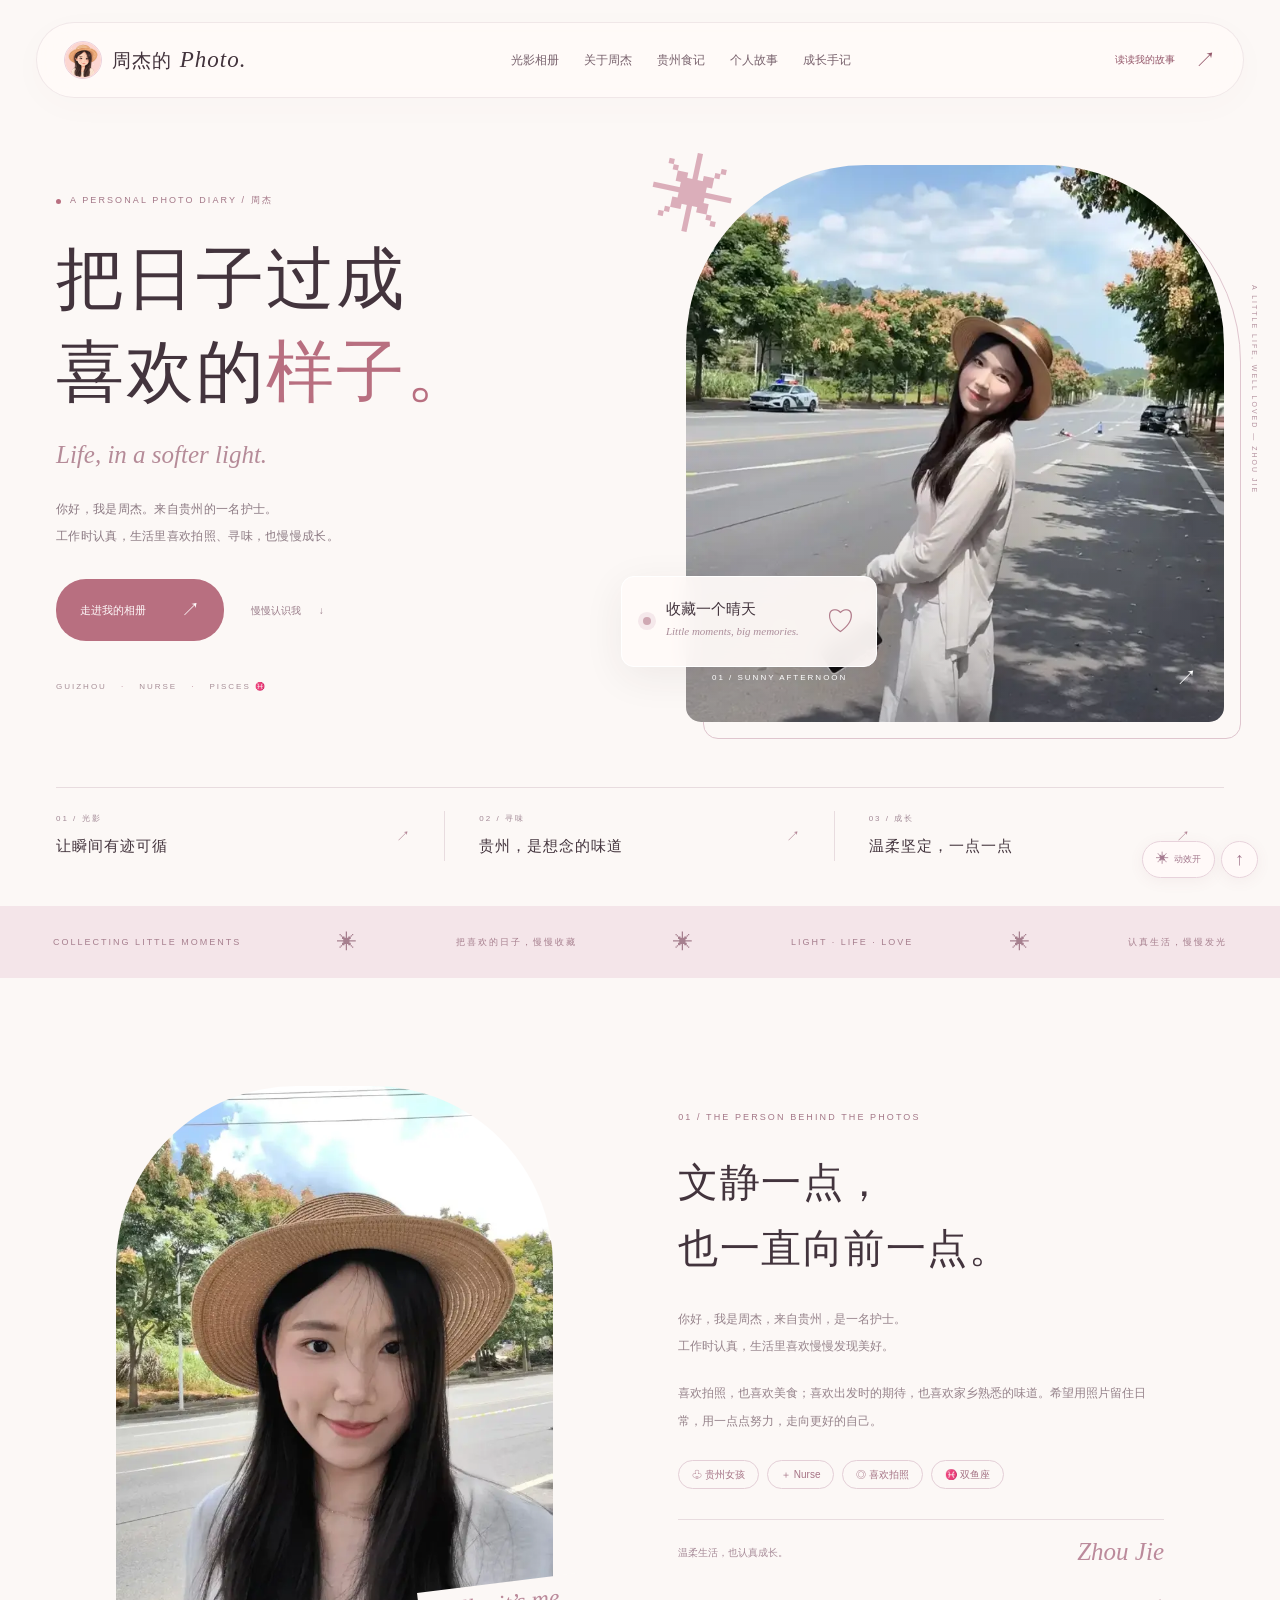
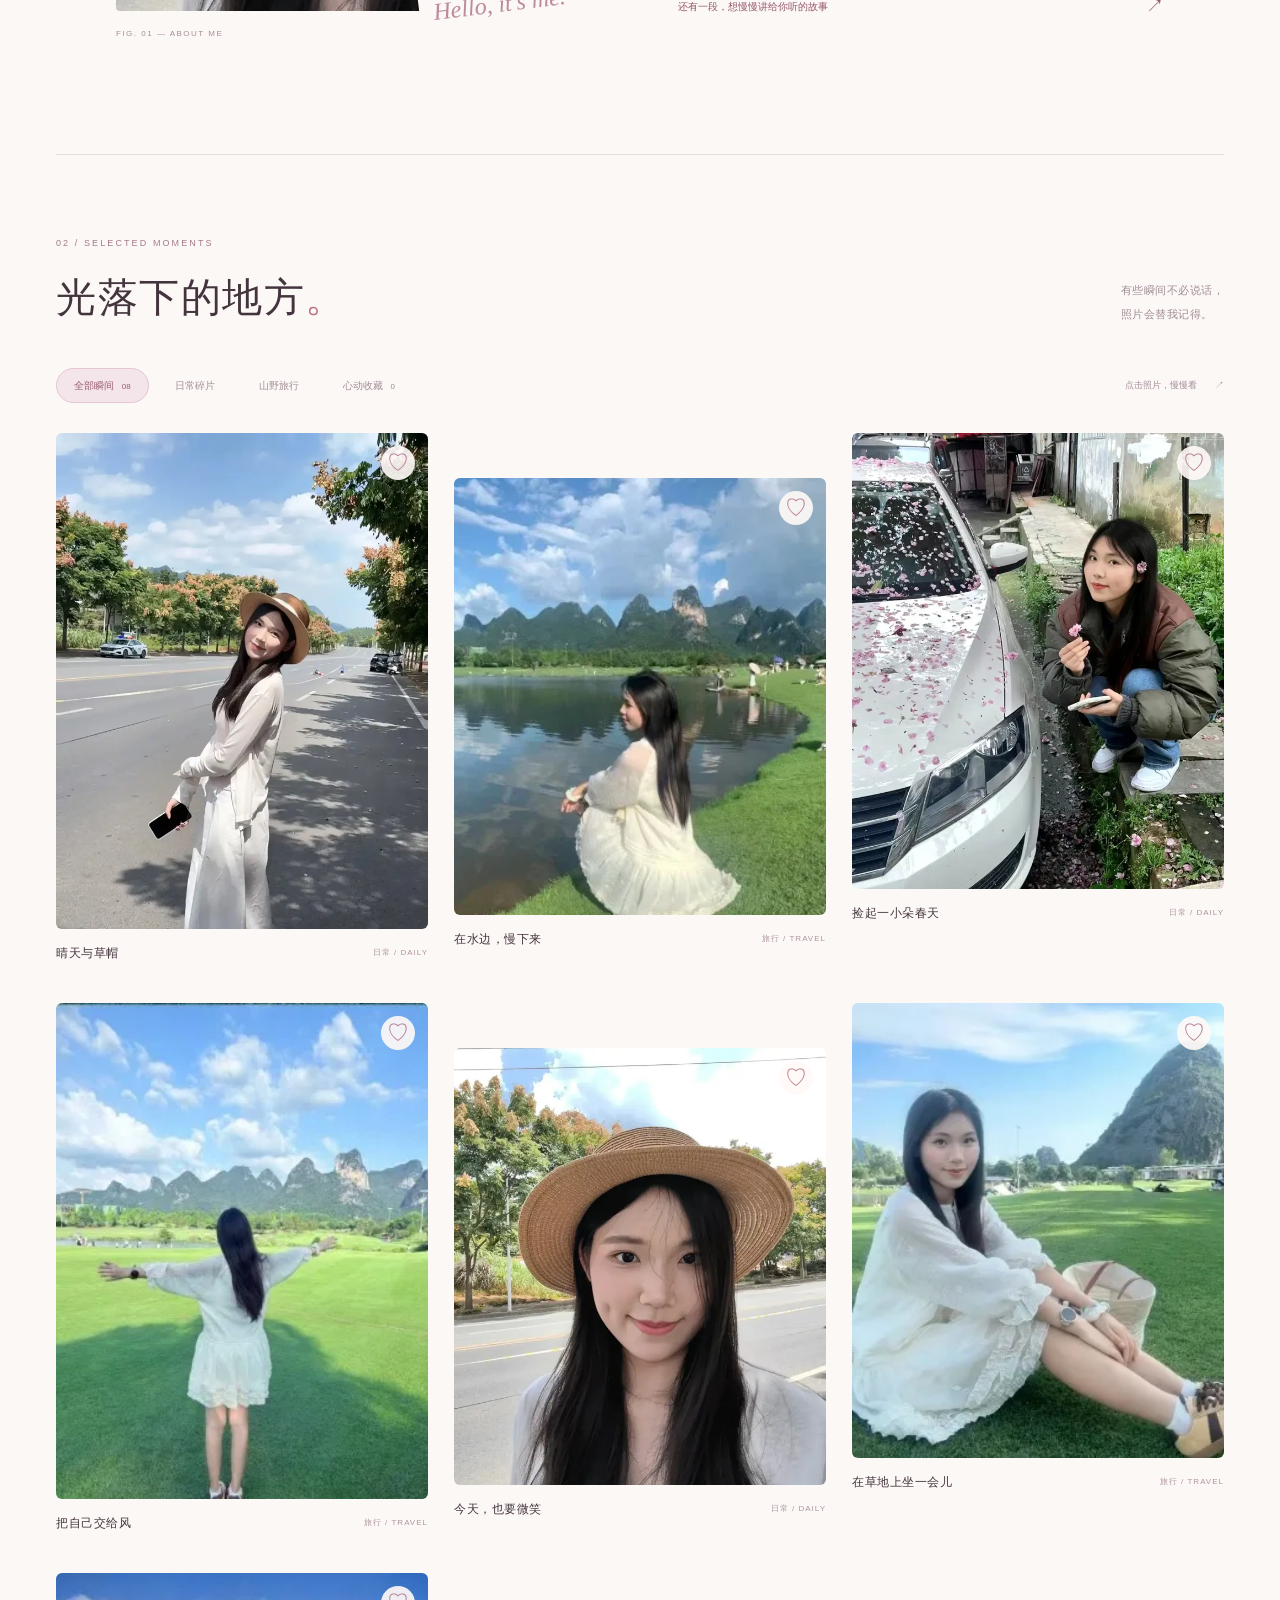
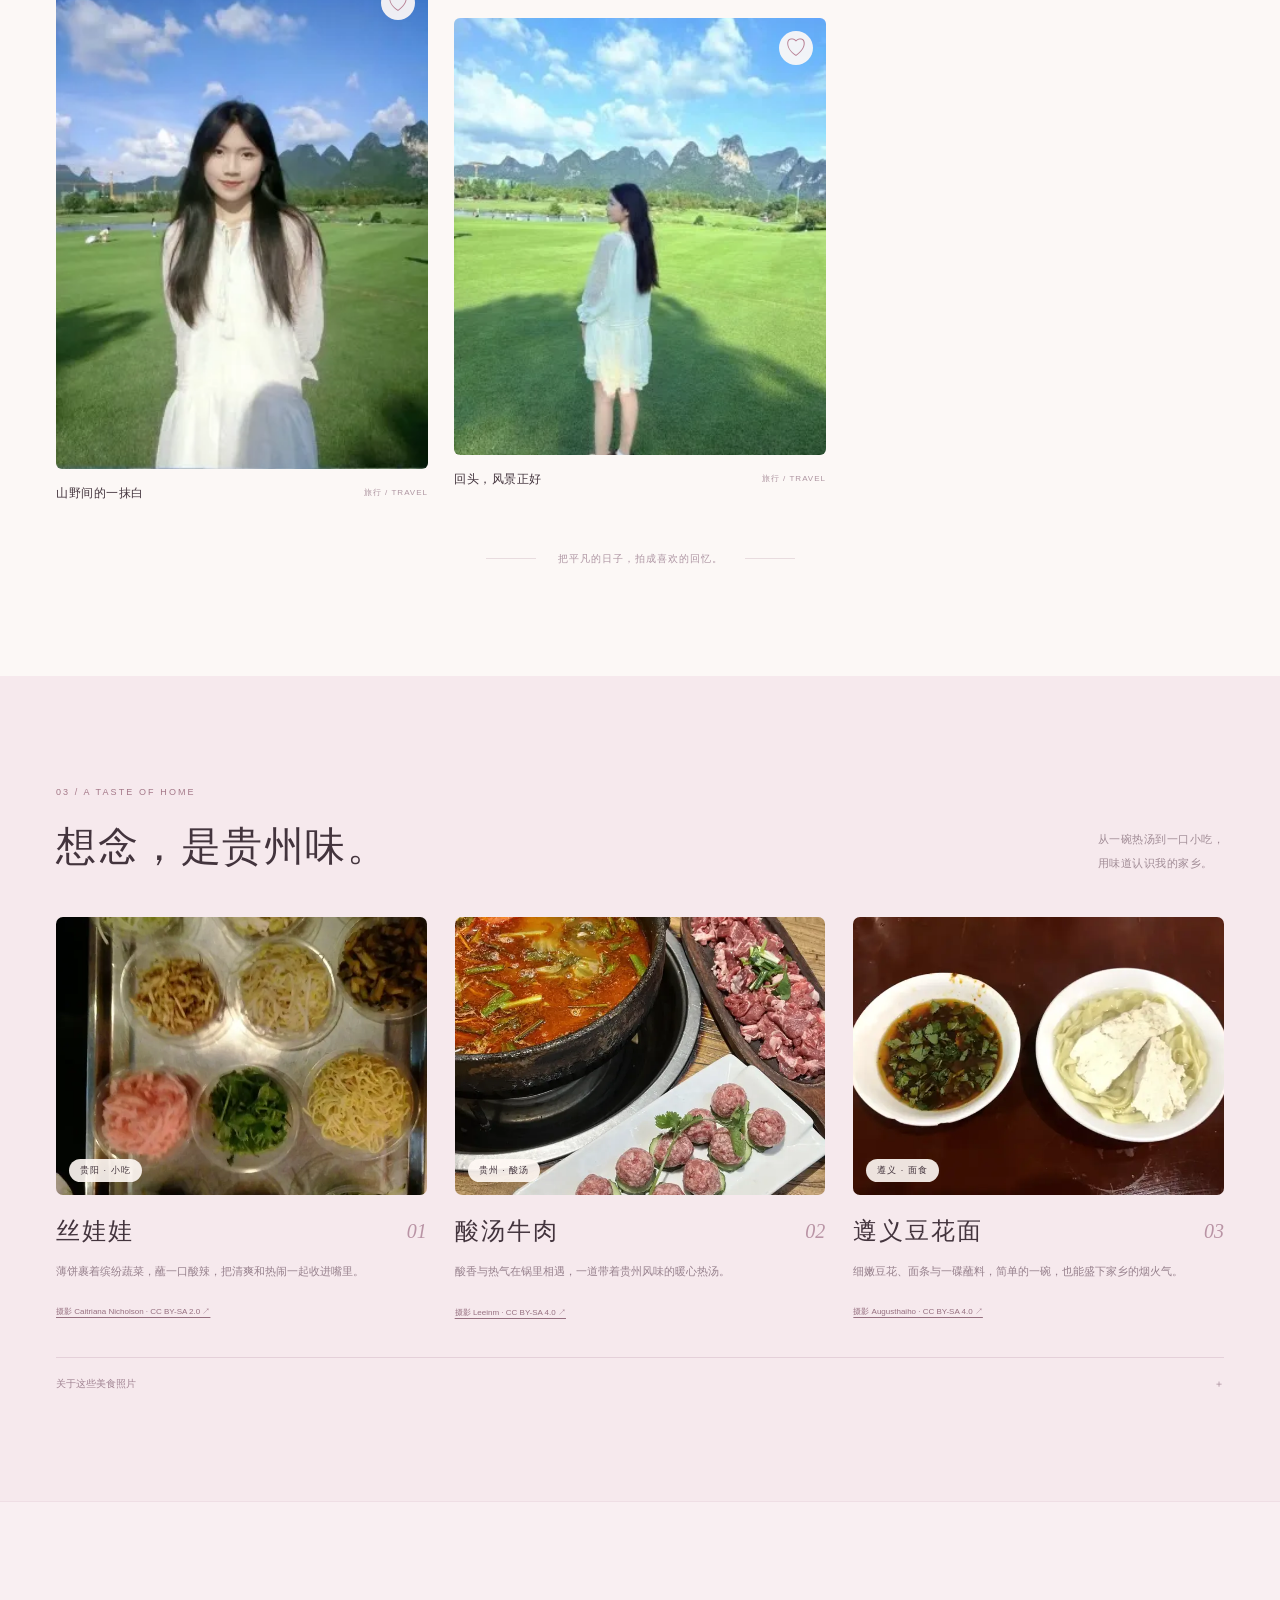
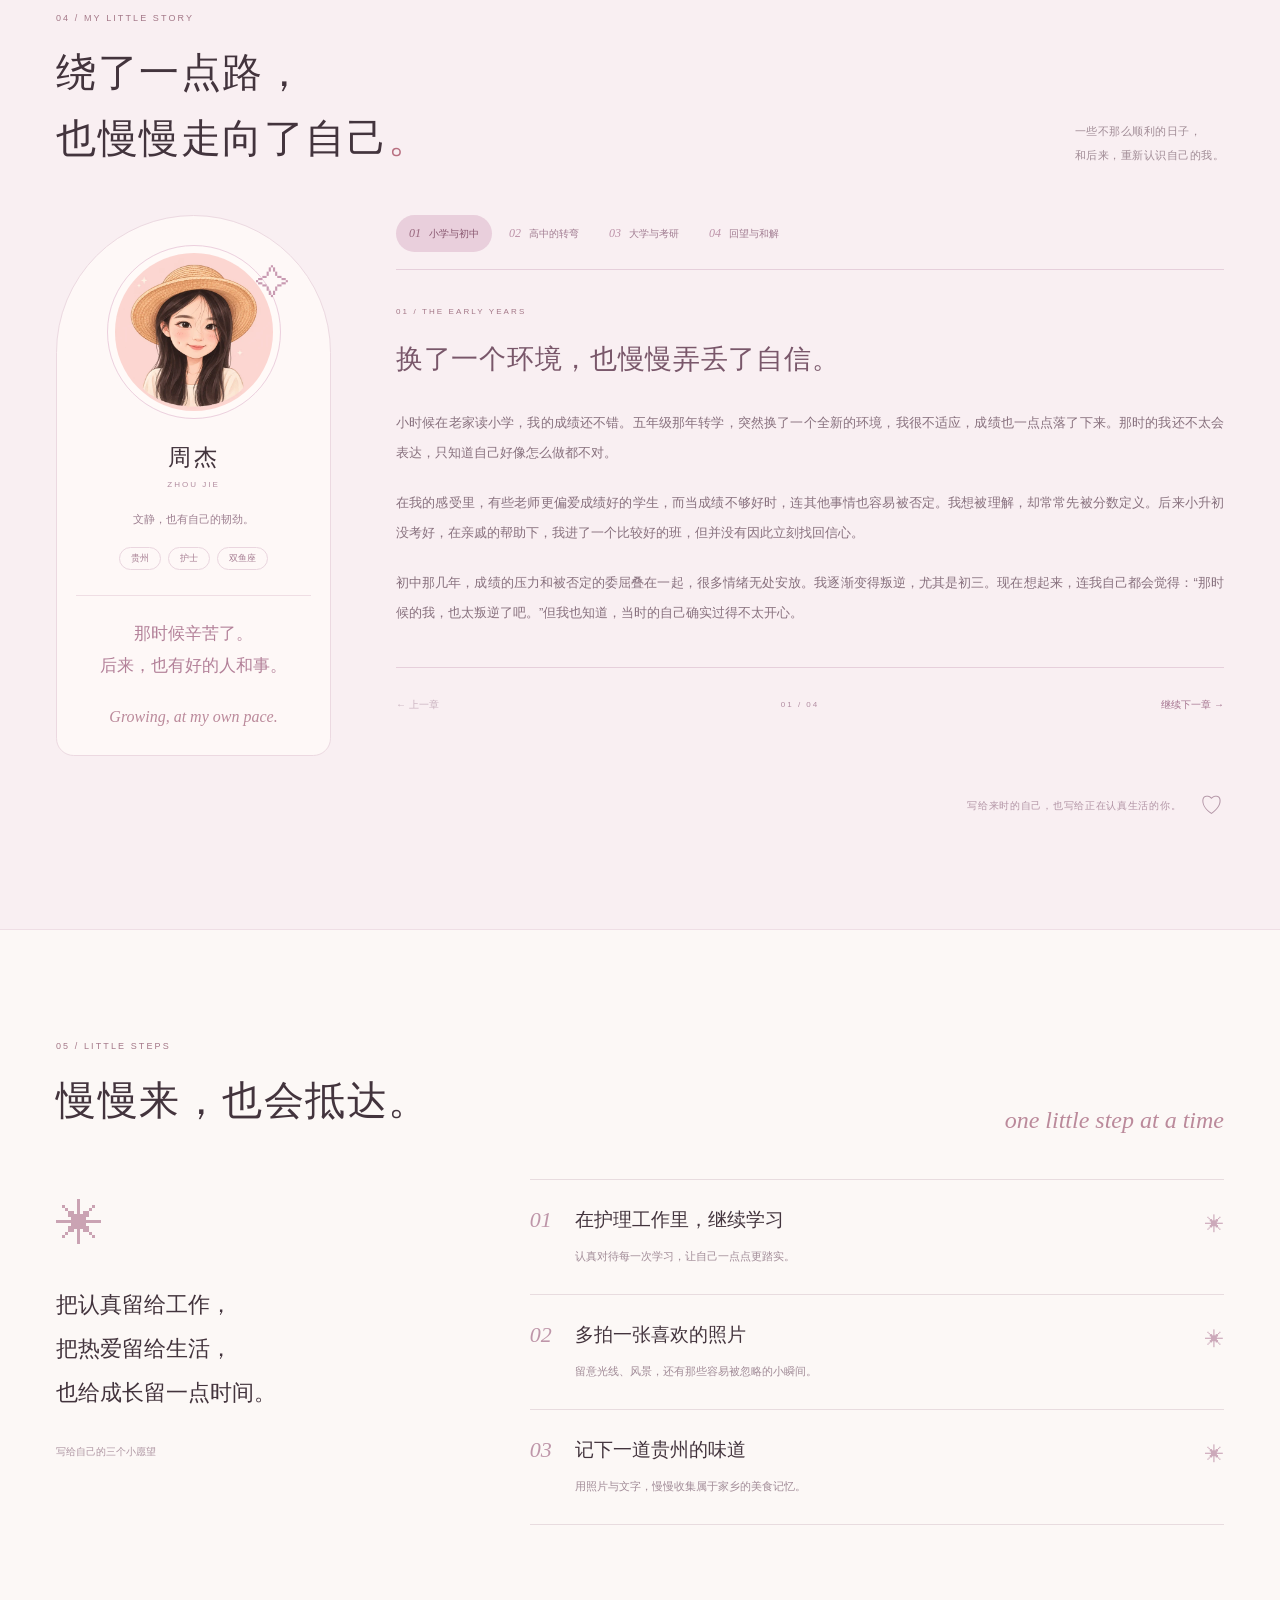
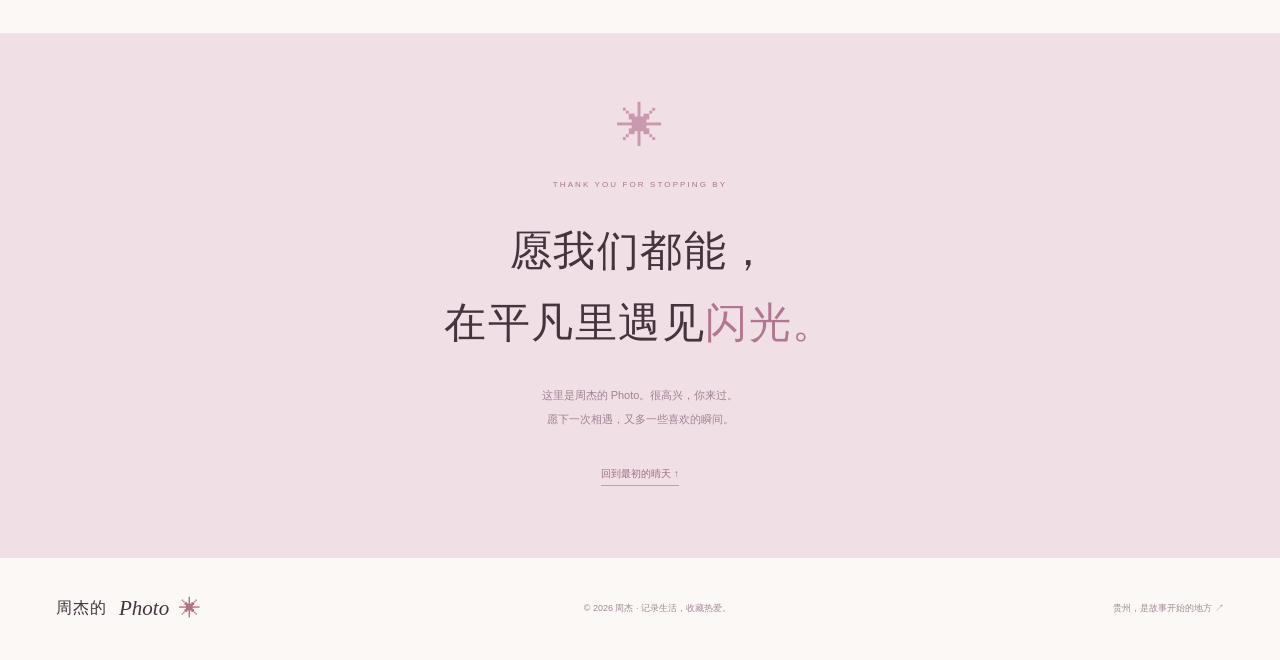
<file: index.html>
<!doctype html>
<html lang="zh-CN">
<head>
<meta charset="UTF-8"><meta name="viewport" content="width=device-width, initial-scale=1">
<meta name="theme-color" content="#fcf5f5"><meta name="description" content="你好，我是周杰。一名来自贵州的护士，用照片收藏生活，记录家乡的味道与慢慢成长的日常。">
<title>周杰的 Photo · 把日子过成喜欢的样子</title>
<link rel="icon" href="assets/favicon.svg" type="image/svg+xml"><link rel="stylesheet" href="style.css">
</head>
<body>
<a class="skip" href="#main">跳到内容</a>
<div class="reading-progress" aria-hidden="true"></div>
<header class="header"><a class="brand" href="#home" aria-label="周杰的 Photo 首页"><img class="brand-avatar" src="assets/zhoujie-avatar.webp" alt="周杰的 Q 版头像" width="40" height="40"><span class="brand-cn">周杰的 <em>Photo.</em></span></a><nav aria-label="主导航"><a href="#photos">光影相册</a><a href="#about">关于周杰</a><a href="#food">贵州食记</a><a href="#story">个人故事</a><a href="#notes">成长手记</a></nav><a class="nav-note" href="#story">读读我的故事 <span>↗</span></a><button class="menu-toggle" aria-expanded="false" aria-controls="mobile-nav" aria-label="打开导航"><span></span><span></span></button></header>
<nav id="mobile-nav" class="mobile-nav" aria-label="手机导航" hidden><a href="#photos">光影相册</a><a href="#about">关于周杰</a><a href="#food">贵州食记</a><a href="#story">个人故事</a><a href="#notes">成长手记</a></nav>
<main id="main">
<section id="home" class="hero wrap">
<div class="hero-copy"><p class="eyebrow"><span></span> A PERSONAL PHOTO DIARY / 周杰</p><h1>把日子过成<br>喜欢的<span class="italic-title">样子。</span></h1><p class="hero-english">Life, in a softer light.</p><p class="hero-desc">你好，我是周杰。来自贵州的一名护士。<br>工作时认真，生活里喜欢拍照、寻味，也慢慢成长。</p><div class="hero-actions"><a class="primary-link" href="#photos">走进我的相册 <span>↗</span></a><a class="secondary-link" href="#about">慢慢认识我 <span>↓</span></a></div><div class="hero-meta"><span>GUIZHOU</span><i>·</i><span>NURSE</span><i>·</i><span>PISCES ♓</span></div></div>
<div class="hero-art"><span class="hero-outline" aria-hidden="true"></span><button class="photo-button hero-frame" data-photo="sunny-day" aria-label="放大：晴天与草帽"><img src="assets/sunny-day.webp" alt="周杰戴着草帽，在蓝天与绿树旁回头微笑" fetchpriority="high" width="1306" height="1748"><span class="hero-image-label">01 / SUNNY AFTERNOON <span>↗</span></span></button><span class="hero-flower" aria-hidden="true">✳</span><div class="hero-ticket"><span class="ticket-dot"></span><span>收藏一个晴天<small>Little moments, big memories.</small></span><span class="ticket-heart" aria-hidden="true">♡</span></div><span class="vertical-note">A LITTLE LIFE, WELL LOVED — ZHOU JIE</span></div>
<div class="hero-bottom"><a href="#photos"><span>01 / 光影</span><strong>让瞬间有迹可循</strong><i>↗</i></a><a href="#food"><span>02 / 寻味</span><strong>贵州，是想念的味道</strong><i>↗</i></a><a href="#notes"><span>03 / 成长</span><strong>温柔坚定，一点一点</strong><i>↗</i></a></div>
</section>
<div class="ribbon" aria-hidden="true"><span>COLLECTING LITTLE MOMENTS</span><i>✳</i><span>把喜欢的日子，慢慢收藏</span><i>✳</i><span>LIGHT · LIFE · LOVE</span><i>✳</i><span>认真生活，慢慢发光</span></div>
<section id="about" class="about wrap section"><div class="about-photo"><img src="assets/portrait.webp" alt="周杰的草帽近照" loading="lazy" width="1440" height="1920"><span class="handwritten portrait-note">Hello, it’s me.</span><span class="photo-index">FIG. 01 — ABOUT ME</span></div><div class="about-copy"><p class="eyebrow">01 / THE PERSON BEHIND THE PHOTOS</p><h2>文静一点，<br>也一直向前一点。</h2><p>你好，我是周杰，来自贵州，是一名护士。<br>工作时认真，生活里喜欢慢慢发现美好。</p><p>喜欢拍照，也喜欢美食；喜欢出发时的期待，也喜欢家乡熟悉的味道。希望用照片留住日常，用一点点努力，走向更好的自己。</p><div class="tags"><span>♧ 贵州女孩</span><span>＋ Nurse</span><span>◎ 喜欢拍照</span><span>♓ 双鱼座</span></div><p class="about-sign">温柔生活，也认真成长。<span class="handwritten">Zhou Jie</span></p><a class="story-inline-link" href="#story">还有一段，想慢慢讲给你听的故事 <span>↗</span></a></div></section>
<section id="photos" class="photos section wrap"><div class="section-heading"><div><p class="eyebrow">02 / SELECTED MOMENTS</p><h2>光落下的地方<span class="title-dot">。</span></h2></div><p>有些瞬间不必说话，<br>照片会替我记得。</p></div><div class="gallery-toolbar"><div class="filters" role="group" aria-label="相册分类"><button class="active" data-filter="all" aria-pressed="true">全部瞬间 <small>08</small></button><button data-filter="daily" aria-pressed="false">日常碎片</button><button data-filter="travel" aria-pressed="false">山野旅行</button><button data-filter="favorites" aria-pressed="false">心动收藏 <small id="favorites-count">0</small></button></div><span class="gallery-tip">点击照片，慢慢看 <span>↗</span></span></div><div class="gallery" id="gallery" aria-live="polite"></div><noscript><p>请启用 JavaScript 浏览分类相册；首页与个人介绍可直接阅读。</p></noscript><div class="gallery-end"><span></span><p>把平凡的日子，拍成喜欢的回忆。</p><span></span></div></section>
<section id="food" class="food section"><div class="wrap"><div class="section-heading"><div><p class="eyebrow">03 / A TASTE OF HOME</p><h2>想念，是贵州味。</h2></div><p>从一碗热汤到一口小吃，<br>用味道认识我的家乡。</p></div><div class="food-grid">
<article class="food-card"><div class="food-image"><img src="assets/siwawa.webp" alt="贵阳丝娃娃，各色蔬菜与薄饼" loading="lazy" referrerpolicy="no-referrer"><span>贵阳 · 小吃</span><div class="food-fallback" hidden>丝娃娃 <span>薄饼里的清爽滋味</span></div></div><div class="food-title"><h3>丝娃娃</h3><span>01</span></div><p>薄饼裹着缤纷蔬菜，蘸一口酸辣，把清爽和热闹一起收进嘴里。</p><a class="source" href="https://commons.wikimedia.org/wiki/File:丝娃娃_(28664736712).jpg" target="_blank" rel="noopener noreferrer">摄影 Caitriana Nicholson · CC BY-SA 2.0 ↗</a></article>
<article class="food-card"><div class="food-image"><img src="assets/sour-beef.webp" alt="贵州苗族酸汤牛肉" loading="lazy" referrerpolicy="no-referrer"><span>贵州 · 酸汤</span><div class="food-fallback" hidden>酸汤牛肉 <span>热气腾腾的家乡味</span></div></div><div class="food-title"><h3>酸汤牛肉</h3><span>02</span></div><p>酸香与热气在锅里相遇，一道带着贵州风味的暖心热汤。</p><a class="source" href="https://commons.wikimedia.org/wiki/File:酸汤牛肉.jpg" target="_blank" rel="noopener noreferrer">摄影 Leeinm · CC BY-SA 4.0 ↗</a></article>
<article class="food-card"><div class="food-image"><img src="assets/noodles.webp" alt="遵义豆花面与蘸料" loading="lazy" referrerpolicy="no-referrer"><span>遵义 · 面食</span><div class="food-fallback" hidden>遵义豆花面 <span>一碗面里的烟火气</span></div></div><div class="food-title"><h3>遵义豆花面</h3><span>03</span></div><p>细嫩豆花、面条与一碟蘸料，简单的一碗，也能盛下家乡的烟火气。</p><a class="source" href="https://commons.wikimedia.org/wiki/File:豆花面_6993.jpg" target="_blank" rel="noopener noreferrer">摄影 Augusthaiho · CC BY-SA 4.0 ↗</a></article>
</div><details class="credits"><summary>关于这些美食照片 <span>＋</span></summary><p>美食区使用 Wikimedia Commons 摄影作品，非周杰本人拍摄。照片经格式转换、缩放，网页展示可能裁切，原图权利与相同方式共享许可保持不变：<a href="https://creativecommons.org/licenses/by-sa/2.0/" target="_blank" rel="noopener noreferrer">CC BY-SA 2.0</a> / <a href="https://creativecommons.org/licenses/by-sa/4.0/" target="_blank" rel="noopener noreferrer">CC BY-SA 4.0</a>。各图下方可查看原始来源；后续会继续收藏更多家乡味道。</p></details></div></section>
<section id="story" class="story section"><div class="wrap"><div class="section-heading"><div><p class="eyebrow">04 / MY LITTLE STORY</p><h2>绕了一点路，<br>也慢慢走向了自己<span class="title-dot">。</span></h2></div><p>一些不那么顺利的日子，<br>和后来，重新认识自己的我。</p></div><div class="story-layout"><aside class="story-profile"><div class="story-avatar-wrap"><img src="assets/zhoujie-avatar.webp" alt="长黑发、戴草帽、微笑的周杰 Q 版头像" loading="lazy" width="1024" height="1024"><span aria-hidden="true">✧</span></div><p class="story-author">周杰 <span>ZHOU JIE</span></p><p class="story-profile-line">文静，也有自己的韧劲。</p><div class="story-profile-tags"><span>贵州</span><span>护士</span><span>双鱼座</span></div><blockquote>那时候辛苦了。<br>后来，也有好的人和事。</blockquote><span class="handwritten">Growing, at my own pace.</span></aside><div class="story-reading"><div class="story-tabs" role="tablist" aria-label="个人故事章节"><button role="tab" id="story-tab-0" aria-controls="story-panel-0" aria-selected="true" tabindex="0" data-story-tab="0"><span>01</span>小学与初中</button><button role="tab" id="story-tab-1" aria-controls="story-panel-1" aria-selected="false" tabindex="-1" data-story-tab="1"><span>02</span>高中的转弯</button><button role="tab" id="story-tab-2" aria-controls="story-panel-2" aria-selected="false" tabindex="-1" data-story-tab="2"><span>03</span>大学与考研</button><button role="tab" id="story-tab-3" aria-controls="story-panel-3" aria-selected="false" tabindex="-1" data-story-tab="3"><span>04</span>回望与和解</button></div><article class="story-panel" id="story-panel-0" role="tabpanel" aria-labelledby="story-tab-0" tabindex="0"><p class="eyebrow">01 / THE EARLY YEARS</p><h3>换了一个环境，也慢慢弄丢了自信。</h3><p>小时候在老家读小学，我的成绩还不错。五年级那年转学，突然换了一个全新的环境，我很不适应，成绩也一点点落了下来。那时的我还不太会表达，只知道自己好像怎么做都不对。</p><p>在我的感受里，有些老师更偏爱成绩好的学生，而当成绩不够好时，连其他事情也容易被否定。我想被理解，却常常先被分数定义。后来小升初没考好，在亲戚的帮助下，我进了一个比较好的班，但并没有因此立刻找回信心。</p><p>初中那几年，成绩的压力和被否定的委屈叠在一起，很多情绪无处安放。我逐渐变得叛逆，尤其是初三。现在想起来，连我自己都会觉得：“那时候的我，也太叛逆了吧。”但我也知道，当时的自己确实过得不太开心。</p></article><article class="story-panel" id="story-panel-1" role="tabpanel" aria-labelledby="story-tab-1" tabindex="0" hidden><p class="eyebrow">02 / A GENTLER TURN</p><h3>被鼓励的时候，人真的会想再试一次。</h3><p>到了高中，我开始觉得，不能再一直这样下去了。我想把生活重新拉回自己手里，也想看看，认真努力的自己究竟能走多远。</p><p>幸运的是，高中遇到的老师大多很好。他们会鼓励我，不会因为一时的成绩就否定一个人。那些肯定让我慢慢愿意相信，自己也可以学好，也值得被认真对待。于是，我开始更努力地学习。</p><p>只是高考并没有像期待的那样顺利，发挥失常让我留下了遗憾。姐姐们读书一直很厉害，也都读到了研究生；每次被放在一起比较，我都会觉得不好意思，甚至有些尴尬。那时，我还很容易用成绩衡量自己的价值。</p></article><article class="story-panel" id="story-panel-2" role="tabpanel" aria-labelledby="story-tab-2" tabindex="0" hidden><p class="eyebrow">03 / TRYING AGAIN</p><h3>一边实习，一边把那个愿望坚持下去。</h3><p>上大学后，我有了考研的念头。平时上课、准备期末考试，我都尽量认真。有时也会听到室友在背后调侃：“卷王又去学习了。”当时真的会烦，也会因为这些话感到委屈。现在回头看，才觉得它们已经没有那么重要了。</p><p>后来，我一边实习，一边准备考研。忙的时候也会怀疑自己，甚至一度觉得，大概考不上了吧。但那个想继续读书的念头，还是让我坚持了下来。</p><p>结果，那年的题比较难，分数线也低一些，我竟然真的被录取了。里面有一点幸运，也有那些实习之余依然在学习的日子。回想起来，原来我也在自己没有那么确定的时候，一步一步走到了这里。</p></article><article class="story-panel" id="story-panel-3" role="tabpanel" aria-labelledby="story-tab-3" tabindex="0" hidden><p class="eyebrow">04 / LOOKING BACK, SOFTLY</p><h3>那些日子不全是快乐，但也不只有难过。</h3><p>以前，无论处在小学、初中、高中，还是大学，我好像总觉得当下不是很开心。那时遇到的事情很近，委屈很真，别人的评价也很容易在心里停留很久。</p><p>一路走到现在，再回头看，很多事已经没有当初那么沉重了。我依然记得那些不被理解的时刻，也记得后来愿意鼓励我的老师、遇见的好人，以及认真生活时发生的小事。它们都在这段路上。</p><p>现在的我，想慢慢学着不再拿别人的进度催促自己。认真工作，继续学习，拍喜欢的照片，吃想吃的美食。走得慢一点也没关系，我也在往前走。</p><p>如果能和以前的自己说句话，我想告诉她：那时候辛苦了。后来也有好的人和事，而你，已经比自己以为的走得更远。</p></article><div class="story-controls"><button id="story-prev" disabled aria-label="阅读上一章">← 上一章</button><span id="story-page" role="status">01 / 04</span><button id="story-next">继续下一章 →</button></div></div></div><p class="story-postscript">写给来时的自己，也写给正在认真生活的你。<span>♡</span></p></div></section>
<section id="notes" class="notes section wrap"><div class="section-heading"><div><p class="eyebrow">05 / LITTLE STEPS</p><h2>慢慢来，也会抵达。</h2></div><span class="handwritten">one little step at a time</span></div><div class="notes-grid"><div class="note-intro"><span class="asterisk">✳</span><p>把认真留给工作，<br>把热爱留给生活，<br>也给成长留一点时间。</p><span class="note-label">写给自己的三个小愿望</span></div><div class="note-list"><article><span>01</span><div><h3>在护理工作里，继续学习</h3><p>认真对待每一次学习，让自己一点点更踏实。</p></div><span aria-hidden="true">✳</span></article><article><span>02</span><div><h3>多拍一张喜欢的照片</h3><p>留意光线、风景，还有那些容易被忽略的小瞬间。</p></div><span aria-hidden="true">✳</span></article><article><span>03</span><div><h3>记下一道贵州的味道</h3><p>用照片与文字，慢慢收集属于家乡的美食记忆。</p></div><span aria-hidden="true">✳</span></article></div></div></section>
<section class="closing"><span class="closing-flower" aria-hidden="true">✳</span><p class="eyebrow">THANK YOU FOR STOPPING BY</p><h2>愿我们都能，<br>在平凡里遇见<span>闪光。</span></h2><p>这里是周杰的 Photo。很高兴，你来过。<br>愿下一次相遇，又多一些喜欢的瞬间。</p><a href="#home" class="back-top">回到最初的晴天 ↑</a></section>
</main><footer class="wrap"><a class="brand" href="#home"><span class="brand-cn">周杰的</span><em>Photo</em><span class="brand-dot">✳</span></a><span>© <span id="year">2026</span> 周杰 · 记录生活，收藏热爱。</span><a href="#food">贵州，是故事开始的地方 ↗</a></footer><div class="site-tools"><button id="motion-toggle" aria-pressed="true" aria-label="关闭点击动画" title="关闭点击动画">✳ <span>动效开</span></button><a href="#home" aria-label="返回顶部" title="返回顶部">↑</a></div>
<dialog id="lightbox" aria-label="照片浏览器"><div class="lightbox-bar"><span id="lightbox-count"></span><button id="close-lightbox" aria-label="关闭照片">关闭 ✕</button></div><button class="lightbox-arrow prev" id="prev-photo" aria-label="上一张照片">←</button><figure><img id="lightbox-image" alt=""><figcaption id="lightbox-caption"></figcaption></figure><button class="lightbox-arrow next" id="next-photo" aria-label="下一张照片">→</button><div class="lightbox-hint">← → 切换照片 · ESC 关闭</div></dialog>
<script src="app.js" defer></script>
</body></html>
</file>
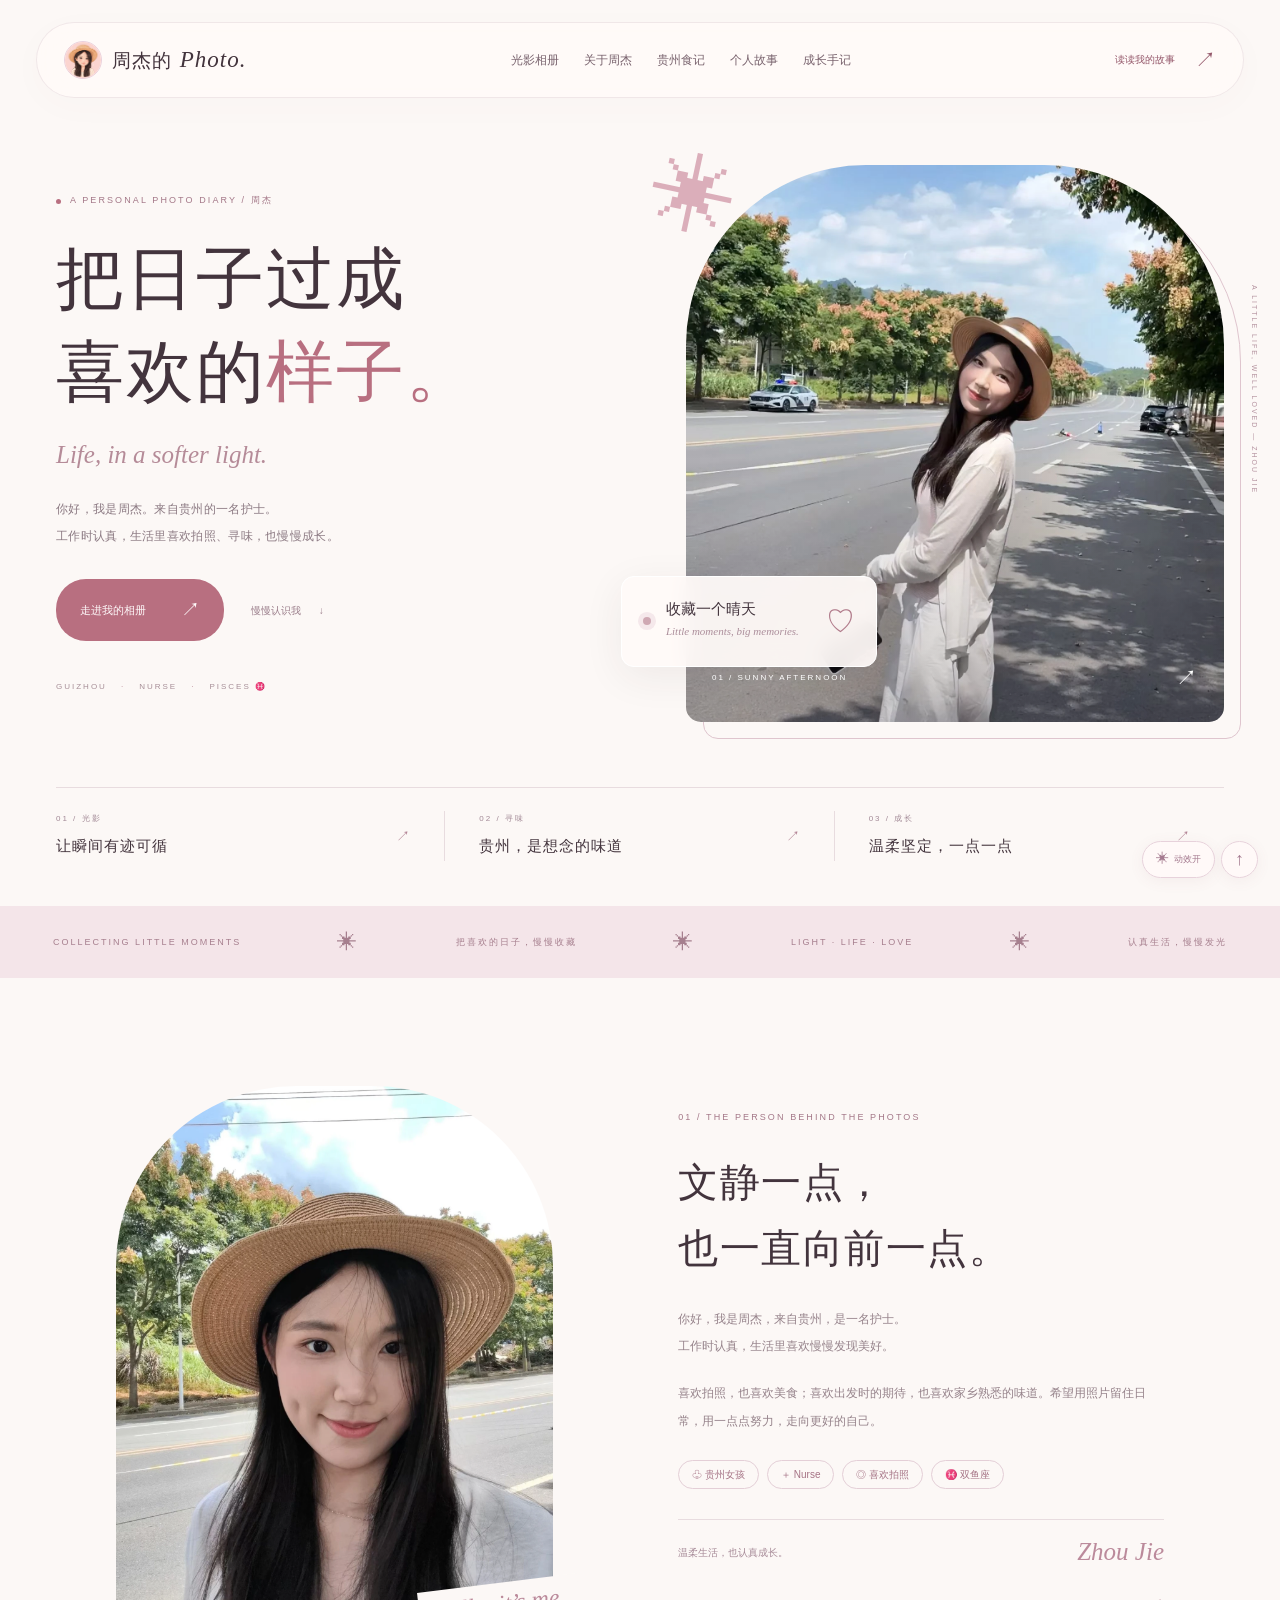
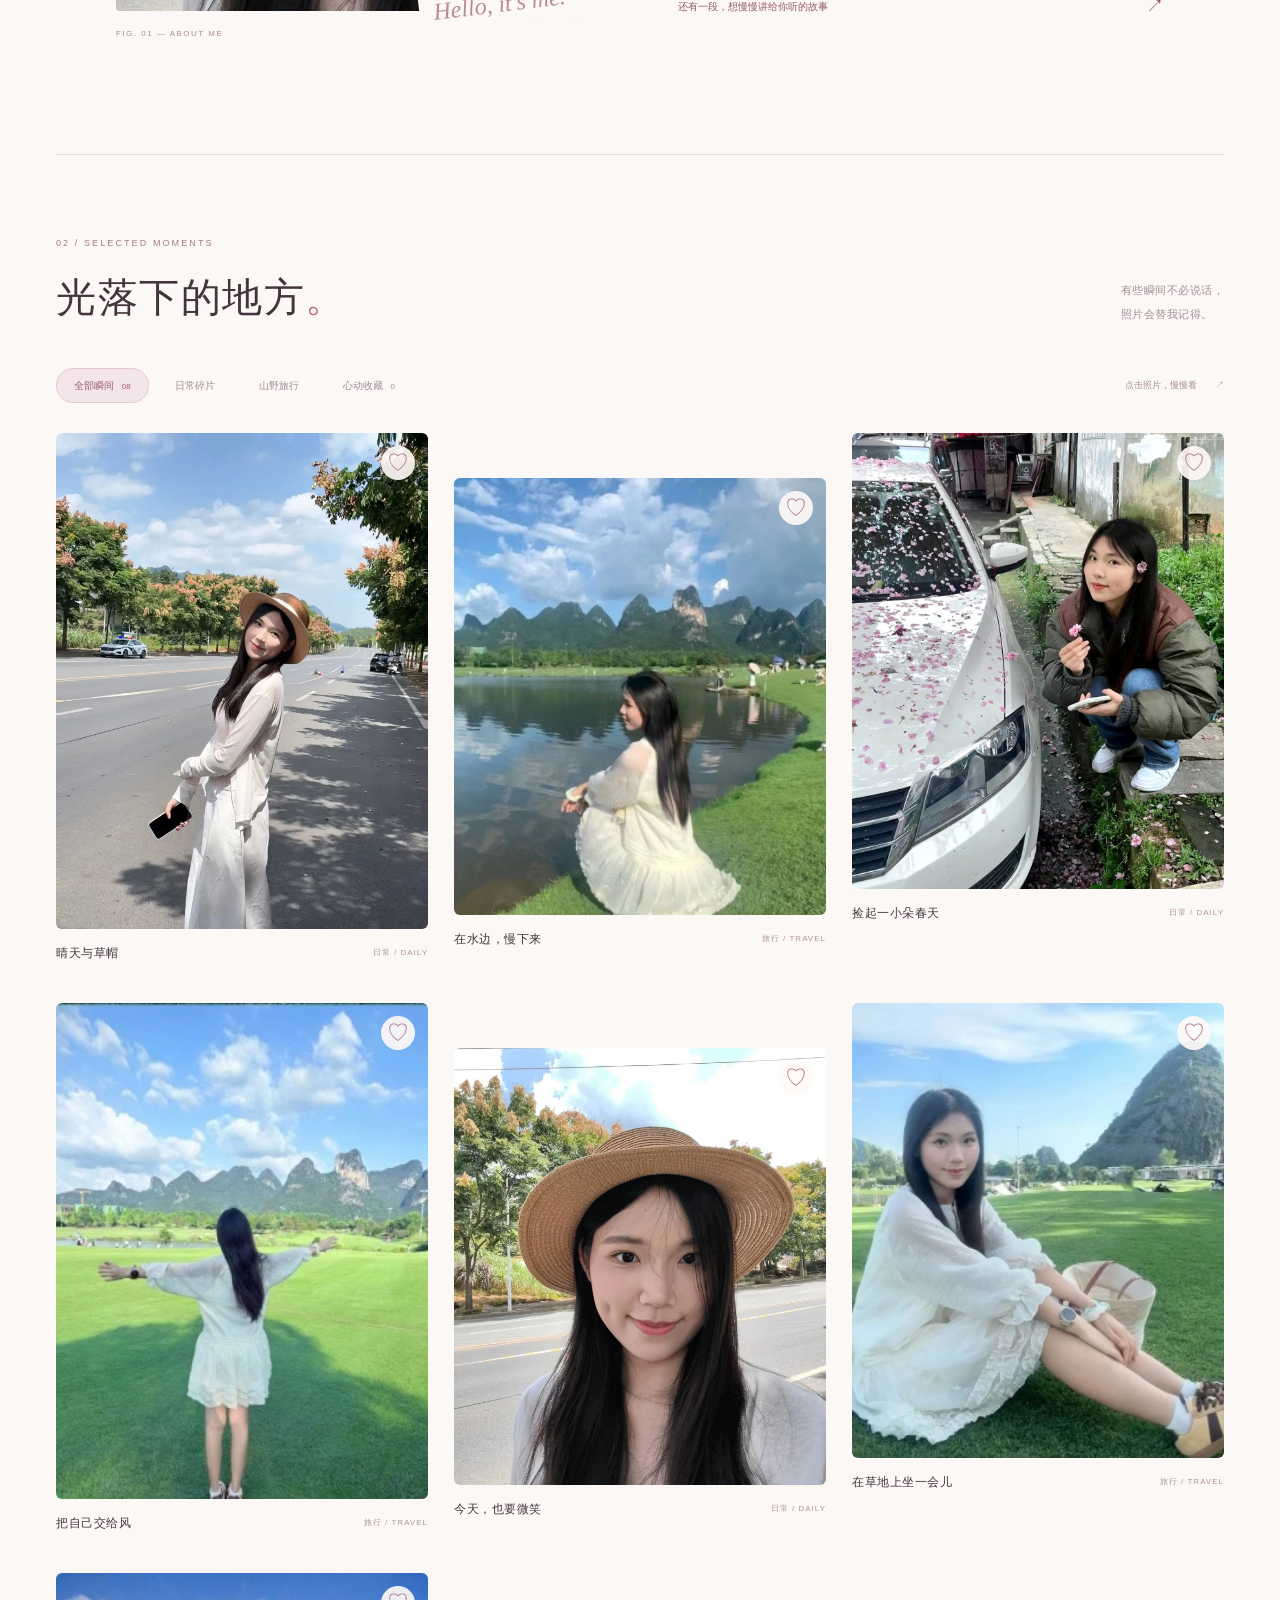
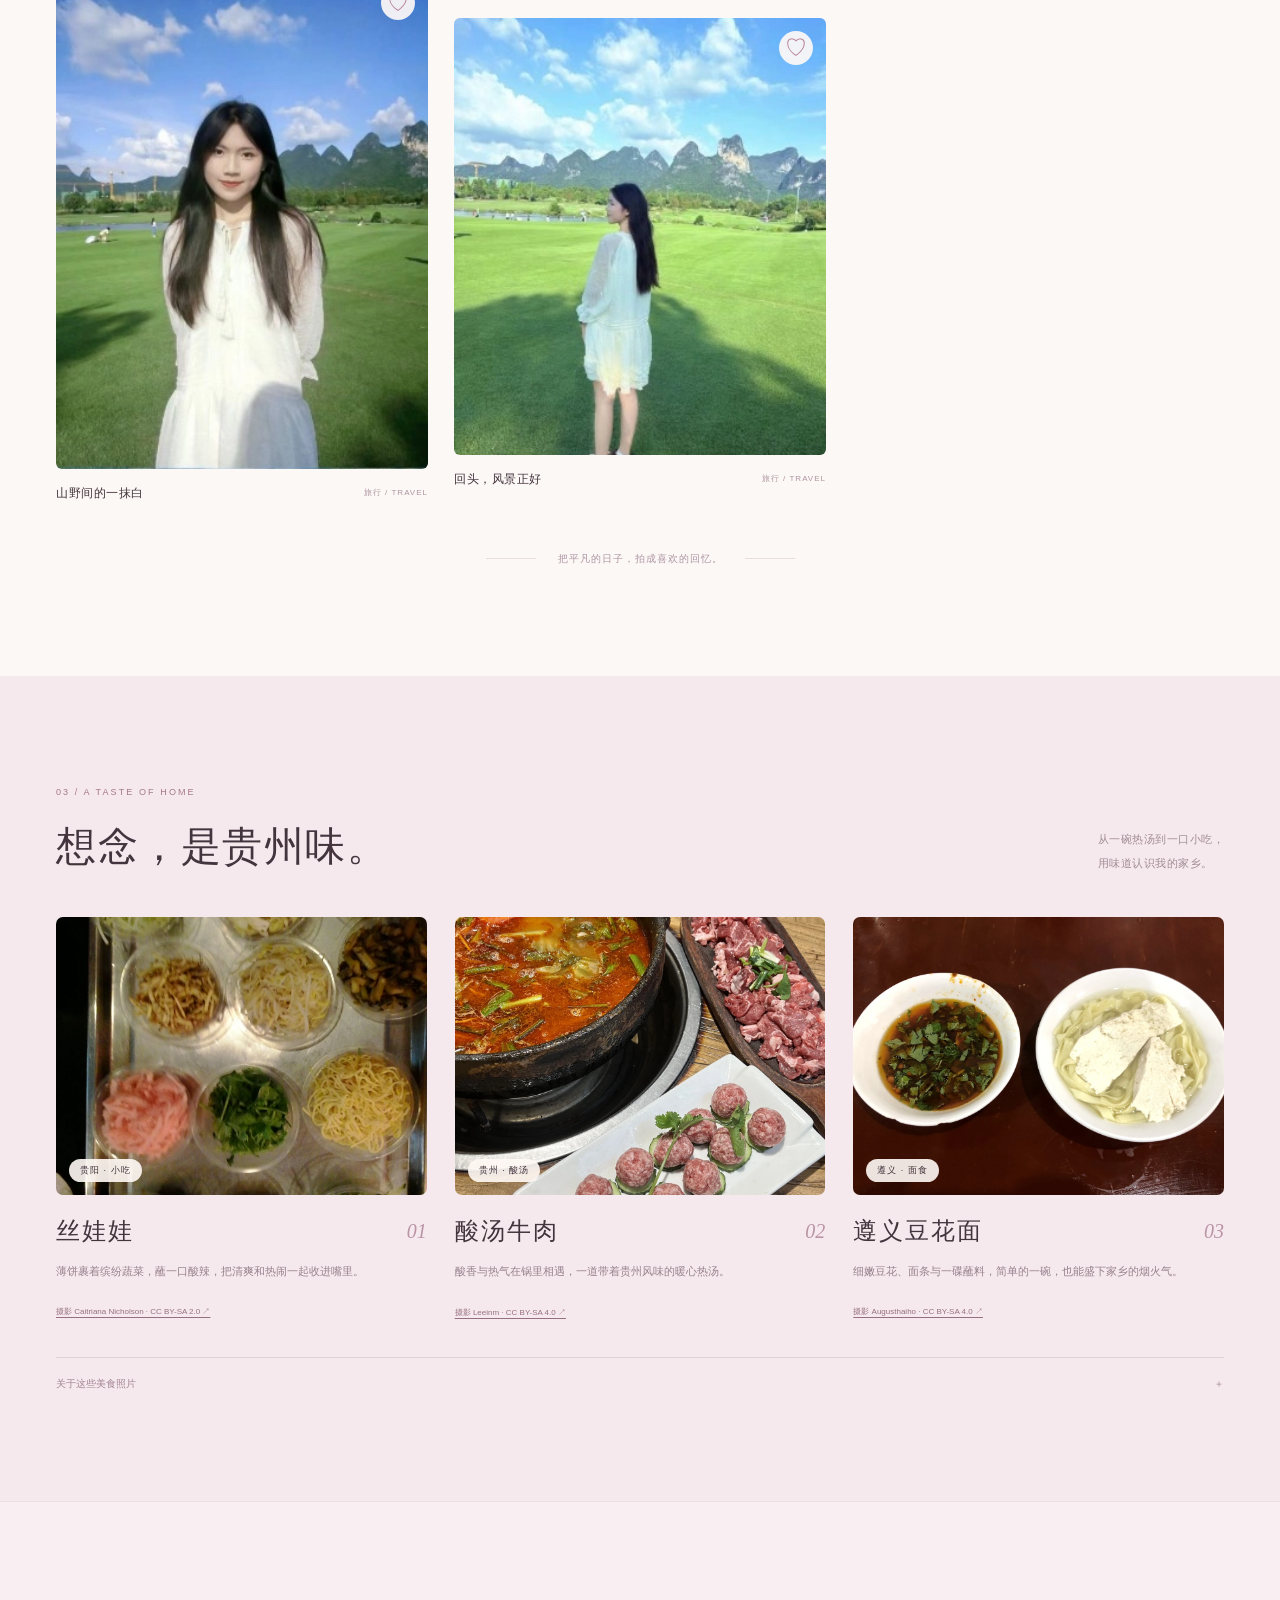
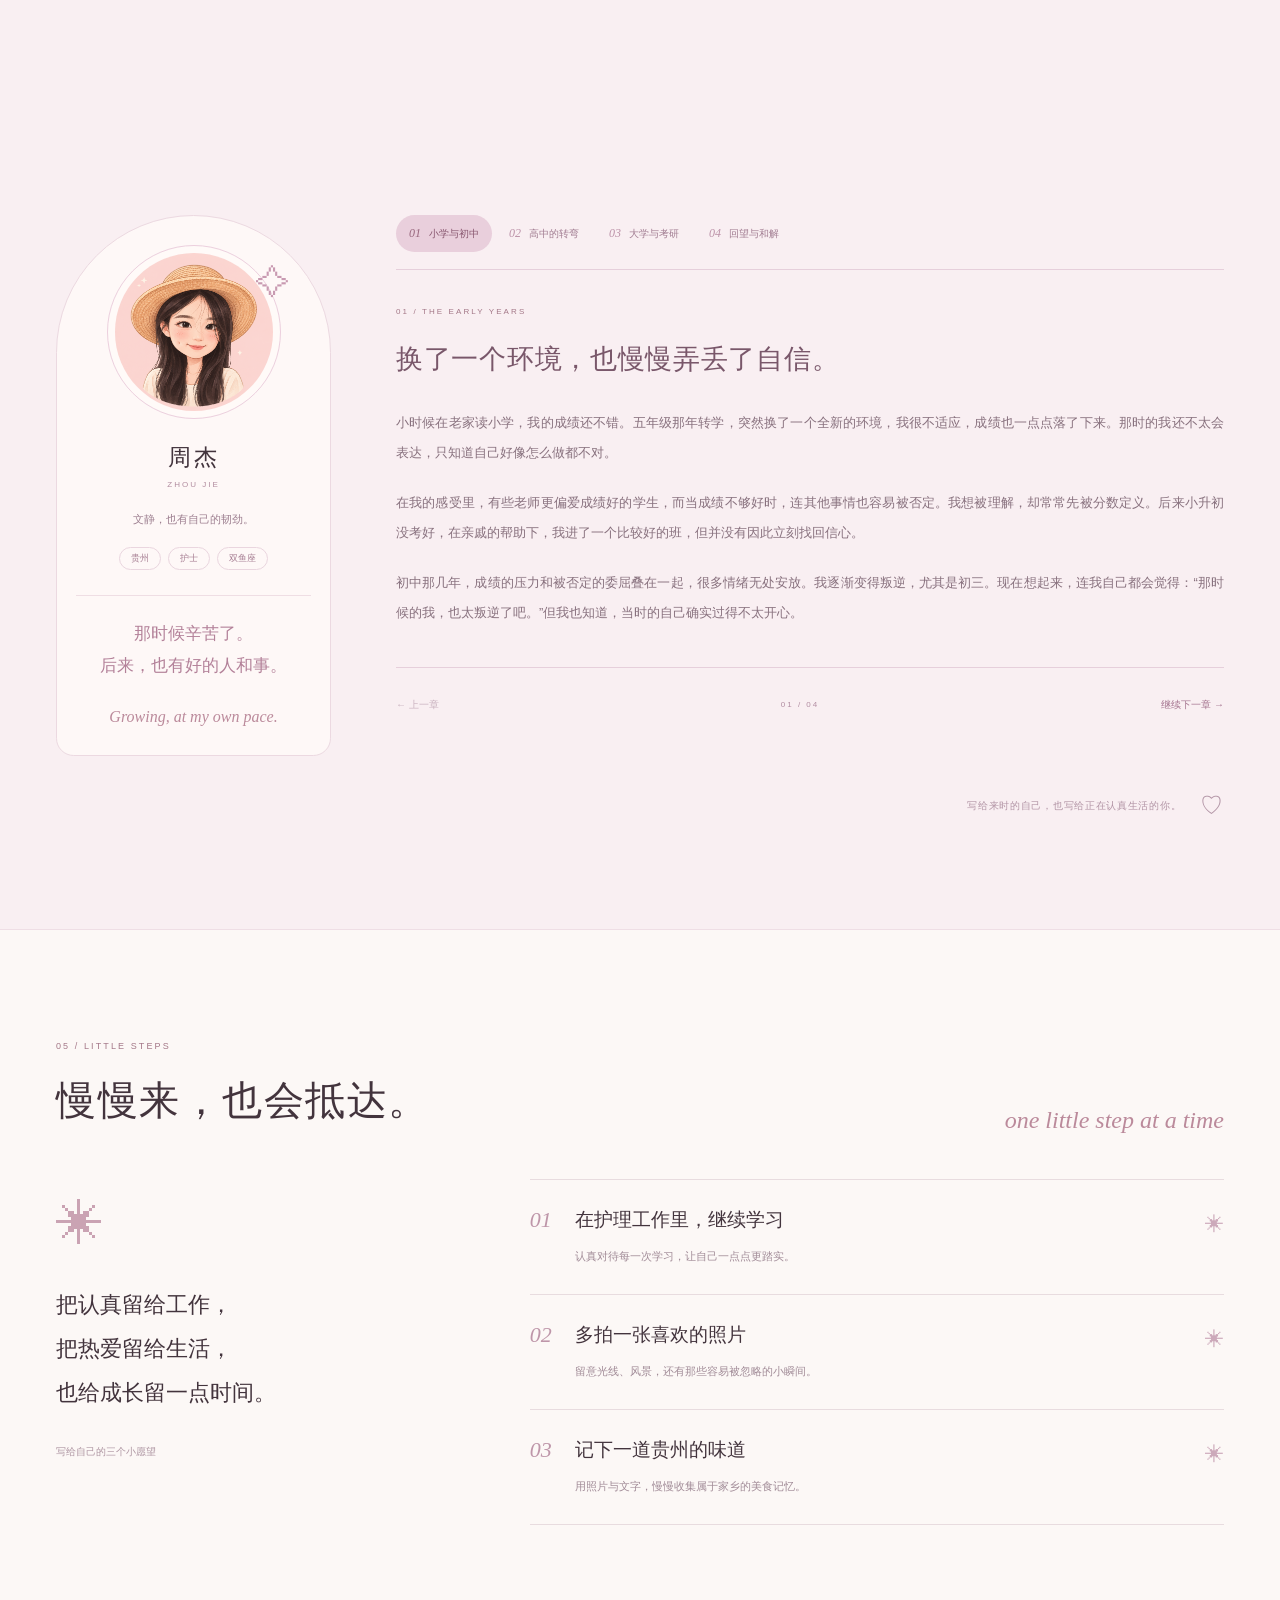
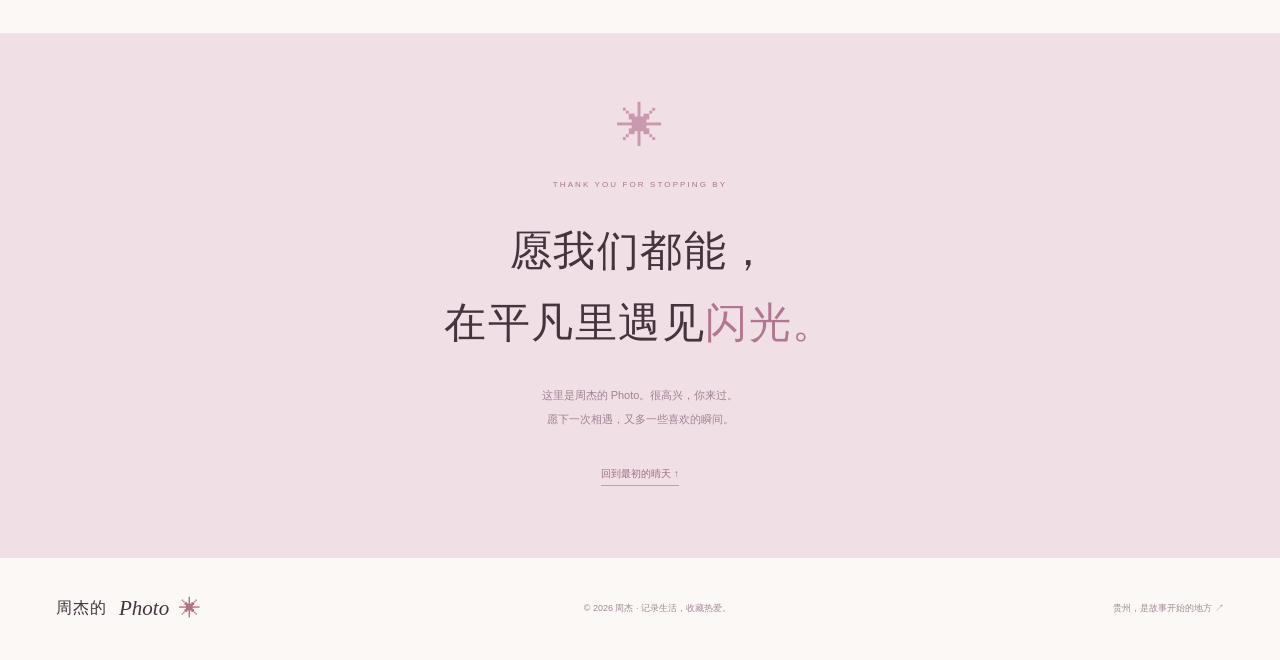
<file: zhoujie-photo/index.html>
<!doctype html>
<html lang="zh-CN">
<head>
<meta charset="UTF-8"><meta name="viewport" content="width=device-width, initial-scale=1">
<meta name="theme-color" content="#fcf5f5"><meta name="description" content="你好，我是周杰。一名来自贵州的护士，用照片收藏生活，记录家乡的味道与慢慢成长的日常。">
<title>周杰的 Photo · 把日子过成喜欢的样子</title>
<link rel="icon" href="assets/favicon.svg" type="image/svg+xml"><link rel="stylesheet" href="style.css">
</head>
<body>
<a class="skip" href="#main">跳到内容</a>
<div class="reading-progress" aria-hidden="true"></div>
<header class="header"><a class="brand" href="#home" aria-label="周杰的 Photo 首页"><img class="brand-avatar" src="assets/zhoujie-avatar.png" alt="周杰的 Q 版头像" width="40" height="40"><span class="brand-cn">周杰的 <em>Photo.</em></span></a><nav aria-label="主导航"><a href="#photos">光影相册</a><a href="#about">关于周杰</a><a href="#food">贵州食记</a><a href="#story">个人故事</a><a href="#notes">成长手记</a></nav><a class="nav-note" href="#story">读读我的故事 <span>↗</span></a><button class="menu-toggle" aria-expanded="false" aria-controls="mobile-nav" aria-label="打开导航"><span></span><span></span></button></header>
<nav id="mobile-nav" class="mobile-nav" aria-label="手机导航" hidden><a href="#photos">光影相册</a><a href="#about">关于周杰</a><a href="#food">贵州食记</a><a href="#story">个人故事</a><a href="#notes">成长手记</a></nav>
<main id="main">
<section id="home" class="hero wrap">
<div class="hero-copy"><p class="eyebrow"><span></span> A PERSONAL PHOTO DIARY / 周杰</p><h1>把日子过成<br>喜欢的<span class="italic-title">样子。</span></h1><p class="hero-english">Life, in a softer light.</p><p class="hero-desc">你好，我是周杰。来自贵州的一名护士。<br>工作时认真，生活里喜欢拍照、寻味，也慢慢成长。</p><div class="hero-actions"><a class="primary-link" href="#photos">走进我的相册 <span>↗</span></a><a class="secondary-link" href="#about">慢慢认识我 <span>↓</span></a></div><div class="hero-meta"><span>GUIZHOU</span><i>·</i><span>NURSE</span><i>·</i><span>PISCES ♓</span></div></div>
<div class="hero-art"><span class="hero-outline" aria-hidden="true"></span><button class="photo-button hero-frame" data-photo="sunny-day" aria-label="放大：晴天与草帽"><img src="assets/sunny-day.webp" alt="周杰戴着草帽，在蓝天与绿树旁回头微笑" fetchpriority="high" width="1306" height="1748"><span class="hero-image-label">01 / SUNNY AFTERNOON <span>↗</span></span></button><span class="hero-flower" aria-hidden="true">✳</span><div class="hero-ticket"><span class="ticket-dot"></span><span>收藏一个晴天<small>Little moments, big memories.</small></span><span class="ticket-heart" aria-hidden="true">♡</span></div><span class="vertical-note">A LITTLE LIFE, WELL LOVED — ZHOU JIE</span></div>
<div class="hero-bottom"><a href="#photos"><span>01 / 光影</span><strong>让瞬间有迹可循</strong><i>↗</i></a><a href="#food"><span>02 / 寻味</span><strong>贵州，是想念的味道</strong><i>↗</i></a><a href="#notes"><span>03 / 成长</span><strong>温柔坚定，一点一点</strong><i>↗</i></a></div>
</section>
<div class="ribbon" aria-hidden="true"><span>COLLECTING LITTLE MOMENTS</span><i>✳</i><span>把喜欢的日子，慢慢收藏</span><i>✳</i><span>LIGHT · LIFE · LOVE</span><i>✳</i><span>认真生活，慢慢发光</span></div>
<section id="about" class="about wrap section"><div class="about-photo"><img src="assets/portrait.webp" alt="周杰的草帽近照" loading="lazy" width="1440" height="1920"><span class="handwritten portrait-note">Hello, it’s me.</span><span class="photo-index">FIG. 01 — ABOUT ME</span></div><div class="about-copy"><p class="eyebrow">01 / THE PERSON BEHIND THE PHOTOS</p><h2>文静一点，<br>也一直向前一点。</h2><p>你好，我是周杰，来自贵州，是一名护士。<br>工作时认真，生活里喜欢慢慢发现美好。</p><p>喜欢拍照，也喜欢美食；喜欢出发时的期待，也喜欢家乡熟悉的味道。希望用照片留住日常，用一点点努力，走向更好的自己。</p><div class="tags"><span>♧ 贵州女孩</span><span>＋ Nurse</span><span>◎ 喜欢拍照</span><span>♓ 双鱼座</span></div><p class="about-sign">温柔生活，也认真成长。<span class="handwritten">Zhou Jie</span></p><a class="story-inline-link" href="#story">还有一段，想慢慢讲给你听的故事 <span>↗</span></a></div></section>
<section id="photos" class="photos section wrap"><div class="section-heading"><div><p class="eyebrow">02 / SELECTED MOMENTS</p><h2>光落下的地方<span class="title-dot">。</span></h2></div><p>有些瞬间不必说话，<br>照片会替我记得。</p></div><div class="gallery-toolbar"><div class="filters" role="group" aria-label="相册分类"><button class="active" data-filter="all" aria-pressed="true">全部瞬间 <small>08</small></button><button data-filter="daily" aria-pressed="false">日常碎片</button><button data-filter="travel" aria-pressed="false">山野旅行</button><button data-filter="favorites" aria-pressed="false">心动收藏 <small id="favorites-count">0</small></button></div><span class="gallery-tip">点击照片，慢慢看 <span>↗</span></span></div><div class="gallery" id="gallery" aria-live="polite"></div><noscript><p>请启用 JavaScript 浏览分类相册；首页与个人介绍可直接阅读。</p></noscript><div class="gallery-end"><span></span><p>把平凡的日子，拍成喜欢的回忆。</p><span></span></div></section>
<section id="food" class="food section"><div class="wrap"><div class="section-heading"><div><p class="eyebrow">03 / A TASTE OF HOME</p><h2>想念，是贵州味。</h2></div><p>从一碗热汤到一口小吃，<br>用味道认识我的家乡。</p></div><div class="food-grid">
<article class="food-card"><div class="food-image"><img src="assets/siwawa.webp" alt="贵阳丝娃娃，各色蔬菜与薄饼" loading="lazy" referrerpolicy="no-referrer"><span>贵阳 · 小吃</span><div class="food-fallback" hidden>丝娃娃 <span>薄饼里的清爽滋味</span></div></div><div class="food-title"><h3>丝娃娃</h3><span>01</span></div><p>薄饼裹着缤纷蔬菜，蘸一口酸辣，把清爽和热闹一起收进嘴里。</p><a class="source" href="https://commons.wikimedia.org/wiki/File:丝娃娃_(28664736712).jpg" target="_blank" rel="noopener noreferrer">摄影 Caitriana Nicholson · CC BY-SA 2.0 ↗</a></article>
<article class="food-card"><div class="food-image"><img src="assets/sour-beef.webp" alt="贵州苗族酸汤牛肉" loading="lazy" referrerpolicy="no-referrer"><span>贵州 · 酸汤</span><div class="food-fallback" hidden>酸汤牛肉 <span>热气腾腾的家乡味</span></div></div><div class="food-title"><h3>酸汤牛肉</h3><span>02</span></div><p>酸香与热气在锅里相遇，一道带着贵州风味的暖心热汤。</p><a class="source" href="https://commons.wikimedia.org/wiki/File:酸汤牛肉.jpg" target="_blank" rel="noopener noreferrer">摄影 Leeinm · CC BY-SA 4.0 ↗</a></article>
<article class="food-card"><div class="food-image"><img src="assets/noodles.webp" alt="遵义豆花面与蘸料" loading="lazy" referrerpolicy="no-referrer"><span>遵义 · 面食</span><div class="food-fallback" hidden>遵义豆花面 <span>一碗面里的烟火气</span></div></div><div class="food-title"><h3>遵义豆花面</h3><span>03</span></div><p>细嫩豆花、面条与一碟蘸料，简单的一碗，也能盛下家乡的烟火气。</p><a class="source" href="https://commons.wikimedia.org/wiki/File:豆花面_6993.jpg" target="_blank" rel="noopener noreferrer">摄影 Augusthaiho · CC BY-SA 4.0 ↗</a></article>
</div><details class="credits"><summary>关于这些美食照片 <span>＋</span></summary><p>美食区使用 Wikimedia Commons 摄影作品，非周杰本人拍摄。照片经格式转换、缩放，网页展示可能裁切，原图权利与相同方式共享许可保持不变：<a href="https://creativecommons.org/licenses/by-sa/2.0/" target="_blank" rel="noopener noreferrer">CC BY-SA 2.0</a> / <a href="https://creativecommons.org/licenses/by-sa/4.0/" target="_blank" rel="noopener noreferrer">CC BY-SA 4.0</a>。各图下方可查看原始来源；后续会继续收藏更多家乡味道。</p></details></div></section>
<section id="story" class="story section"><div class="wrap"><div class="section-heading"><div><p class="eyebrow">04 / MY LITTLE STORY</p><h2>绕了一点路，<br>也慢慢走向了自己<span class="title-dot">。</span></h2></div><p>一些不那么顺利的日子，<br>和后来，重新认识自己的我。</p></div><div class="story-layout"><aside class="story-profile"><div class="story-avatar-wrap"><img src="assets/zhoujie-avatar.png" alt="长黑发、戴草帽、微笑的周杰 Q 版头像" loading="lazy" width="1024" height="1024"><span aria-hidden="true">✧</span></div><p class="story-author">周杰 <span>ZHOU JIE</span></p><p class="story-profile-line">文静，也有自己的韧劲。</p><div class="story-profile-tags"><span>贵州</span><span>护士</span><span>双鱼座</span></div><blockquote>那时候辛苦了。<br>后来，也有好的人和事。</blockquote><span class="handwritten">Growing, at my own pace.</span></aside><div class="story-reading"><div class="story-tabs" role="tablist" aria-label="个人故事章节"><button role="tab" id="story-tab-0" aria-controls="story-panel-0" aria-selected="true" tabindex="0" data-story-tab="0"><span>01</span>小学与初中</button><button role="tab" id="story-tab-1" aria-controls="story-panel-1" aria-selected="false" tabindex="-1" data-story-tab="1"><span>02</span>高中的转弯</button><button role="tab" id="story-tab-2" aria-controls="story-panel-2" aria-selected="false" tabindex="-1" data-story-tab="2"><span>03</span>大学与考研</button><button role="tab" id="story-tab-3" aria-controls="story-panel-3" aria-selected="false" tabindex="-1" data-story-tab="3"><span>04</span>回望与和解</button></div><article class="story-panel" id="story-panel-0" role="tabpanel" aria-labelledby="story-tab-0" tabindex="0"><p class="eyebrow">01 / THE EARLY YEARS</p><h3>换了一个环境，也慢慢弄丢了自信。</h3><p>小时候在老家读小学，我的成绩还不错。五年级那年转学，突然换了一个全新的环境，我很不适应，成绩也一点点落了下来。那时的我还不太会表达，只知道自己好像怎么做都不对。</p><p>在我的感受里，有些老师更偏爱成绩好的学生，而当成绩不够好时，连其他事情也容易被否定。我想被理解，却常常先被分数定义。后来小升初没考好，在亲戚的帮助下，我进了一个比较好的班，但并没有因此立刻找回信心。</p><p>初中那几年，成绩的压力和被否定的委屈叠在一起，很多情绪无处安放。我逐渐变得叛逆，尤其是初三。现在想起来，连我自己都会觉得：“那时候的我，也太叛逆了吧。”但我也知道，当时的自己确实过得不太开心。</p></article><article class="story-panel" id="story-panel-1" role="tabpanel" aria-labelledby="story-tab-1" tabindex="0" hidden><p class="eyebrow">02 / A GENTLER TURN</p><h3>被鼓励的时候，人真的会想再试一次。</h3><p>到了高中，我开始觉得，不能再一直这样下去了。我想把生活重新拉回自己手里，也想看看，认真努力的自己究竟能走多远。</p><p>幸运的是，高中遇到的老师大多很好。他们会鼓励我，不会因为一时的成绩就否定一个人。那些肯定让我慢慢愿意相信，自己也可以学好，也值得被认真对待。于是，我开始更努力地学习。</p><p>只是高考并没有像期待的那样顺利，发挥失常让我留下了遗憾。姐姐们读书一直很厉害，也都读到了研究生；每次被放在一起比较，我都会觉得不好意思，甚至有些尴尬。那时，我还很容易用成绩衡量自己的价值。</p></article><article class="story-panel" id="story-panel-2" role="tabpanel" aria-labelledby="story-tab-2" tabindex="0" hidden><p class="eyebrow">03 / TRYING AGAIN</p><h3>一边实习，一边把那个愿望坚持下去。</h3><p>上大学后，我有了考研的念头。平时上课、准备期末考试，我都尽量认真。有时也会听到室友在背后调侃：“卷王又去学习了。”当时真的会烦，也会因为这些话感到委屈。现在回头看，才觉得它们已经没有那么重要了。</p><p>后来，我一边实习，一边准备考研。忙的时候也会怀疑自己，甚至一度觉得，大概考不上了吧。但那个想继续读书的念头，还是让我坚持了下来。</p><p>结果，那年的题比较难，分数线也低一些，我竟然真的被录取了。里面有一点幸运，也有那些实习之余依然在学习的日子。回想起来，原来我也在自己没有那么确定的时候，一步一步走到了这里。</p></article><article class="story-panel" id="story-panel-3" role="tabpanel" aria-labelledby="story-tab-3" tabindex="0" hidden><p class="eyebrow">04 / LOOKING BACK, SOFTLY</p><h3>那些日子不全是快乐，但也不只有难过。</h3><p>以前，无论处在小学、初中、高中，还是大学，我好像总觉得当下不是很开心。那时遇到的事情很近，委屈很真，别人的评价也很容易在心里停留很久。</p><p>一路走到现在，再回头看，很多事已经没有当初那么沉重了。我依然记得那些不被理解的时刻，也记得后来愿意鼓励我的老师、遇见的好人，以及认真生活时发生的小事。它们都在这段路上。</p><p>现在的我，想慢慢学着不再拿别人的进度催促自己。认真工作，继续学习，拍喜欢的照片，吃想吃的美食。走得慢一点也没关系，我也在往前走。</p><p>如果能和以前的自己说句话，我想告诉她：那时候辛苦了。后来也有好的人和事，而你，已经比自己以为的走得更远。</p></article><div class="story-controls"><button id="story-prev" disabled aria-label="阅读上一章">← 上一章</button><span id="story-page" role="status">01 / 04</span><button id="story-next">继续下一章 →</button></div></div></div><p class="story-postscript">写给来时的自己，也写给正在认真生活的你。<span>♡</span></p></div></section>
<section id="notes" class="notes section wrap"><div class="section-heading"><div><p class="eyebrow">05 / LITTLE STEPS</p><h2>慢慢来，也会抵达。</h2></div><span class="handwritten">one little step at a time</span></div><div class="notes-grid"><div class="note-intro"><span class="asterisk">✳</span><p>把认真留给工作，<br>把热爱留给生活，<br>也给成长留一点时间。</p><span class="note-label">写给自己的三个小愿望</span></div><div class="note-list"><article><span>01</span><div><h3>在护理工作里，继续学习</h3><p>认真对待每一次学习，让自己一点点更踏实。</p></div><span aria-hidden="true">✳</span></article><article><span>02</span><div><h3>多拍一张喜欢的照片</h3><p>留意光线、风景，还有那些容易被忽略的小瞬间。</p></div><span aria-hidden="true">✳</span></article><article><span>03</span><div><h3>记下一道贵州的味道</h3><p>用照片与文字，慢慢收集属于家乡的美食记忆。</p></div><span aria-hidden="true">✳</span></article></div></div></section>
<section class="closing"><span class="closing-flower" aria-hidden="true">✳</span><p class="eyebrow">THANK YOU FOR STOPPING BY</p><h2>愿我们都能，<br>在平凡里遇见<span>闪光。</span></h2><p>这里是周杰的 Photo。很高兴，你来过。<br>愿下一次相遇，又多一些喜欢的瞬间。</p><a href="#home" class="back-top">回到最初的晴天 ↑</a></section>
</main><footer class="wrap"><a class="brand" href="#home"><span class="brand-cn">周杰的</span><em>Photo</em><span class="brand-dot">✳</span></a><span>© <span id="year">2026</span> 周杰 · 记录生活，收藏热爱。</span><a href="#food">贵州，是故事开始的地方 ↗</a></footer><div class="site-tools"><button id="motion-toggle" aria-pressed="true" aria-label="关闭点击动画" title="关闭点击动画">✳ <span>动效开</span></button><a href="#home" aria-label="返回顶部" title="返回顶部">↑</a></div>
<dialog id="lightbox" aria-label="照片浏览器"><div class="lightbox-bar"><span id="lightbox-count"></span><button id="close-lightbox" aria-label="关闭照片">关闭 ✕</button></div><button class="lightbox-arrow prev" id="prev-photo" aria-label="上一张照片">←</button><figure><img id="lightbox-image" alt=""><figcaption id="lightbox-caption"></figcaption></figure><button class="lightbox-arrow next" id="next-photo" aria-label="下一张照片">→</button><div class="lightbox-hint">← → 切换照片 · ESC 关闭</div></dialog>
<script src="app.js" defer></script>
</body></html>
</file>
<file: style.css>
/* 周杰的 Photo — Blush Gallery. All assets are local ;
no external libraries. */
:root  {
  --paper:#fcf8f6 ;
  --pink:#f6e6e8 ;
  --rose:#b86f80 ;
  --rose-dark:#94576a ;
  --ink:#43343d ;
  --muted:#8c7a83 ;
  --line:#e8dcdf ;
  --serif:'Noto Serif SC','Songti SC','STSong','SimSun',serif ;
  --sans:-apple-system,BlinkMacSystemFont,'Segoe UI','Microsoft YaHei',sans-serif
}
*  {
  box-sizing:border-box
}
html  {
  scroll-behavior:smooth ;
  scroll-padding-top:116px
}
body  {
  margin:0 ;
  background:var(--paper) ;
  color:var(--ink) ;
  font:14px/1.9 var(--sans)
}
a  {
  color:inherit ;
  text-decoration:none
}
button  {
  font:inherit ;
  color:inherit ;
  cursor:pointer ;
  border:0
}
a,button  {
  -webkit-tap-highlight-color:transparent
}
a:focus-visible,button:focus-visible,summary:focus-visible  {
  outline:2px solid var(--rose) ;
  outline-offset:5px
}
img  {
  display:block ;
  width:100% ;
  height:auto ;
  object-fit:cover
}
[hidden]  {
  display:none!important
}
h1,h2,h3,p  {
  margin-top:0
}
.wrap  {
  width:min(1240px,calc(100% - 112px)) ;
  margin:auto
}
.reading-progress  {
  position:fixed ;
  left:0 ;
  top:0 ;
  height:3px ;
  width:100% ;
  transform:scaleX(0) ;
  transform-origin:left ;
  background:var(--rose) ;
  z-index:101 ;
  pointer-events:none
}
.header  {
  position:fixed ;
  top:22px ;
  left:50% ;
  transform:translateX(-50%) ;
  width:min(1320px,calc(100% - 72px)) ;
  height:76px ;
  display:flex ;
  align-items:center ;
  justify-content:space-between ;
  gap:24px ;
  padding:0 27px ;
  border:1px solid #eadfe2b8 ;
  border-radius:50px ;
  background:#fffaf8e8 ;
  backdrop-filter:blur(18px) ;
  z-index:50 ;
  box-shadow:0 8px 35px #7c4b5a06 ;
  transition:box-shadow .3s
}
.header.scrolled  {
  box-shadow:0 7px 28px #77485812
}
.brand  {
  display:inline-flex ;
  align-items:center ;
  gap:10px ;
  white-space:nowrap
}
.brand-mark  {
  width:35px ;
  height:35px ;
  border-radius:50% ;
  display:grid ;
  place-items:center ;
  background:#ead1d8 ;
  color:#805463 ;
  font:italic 17px Georgia
}
.brand-cn  {
  font:19px var(--serif) ;
  letter-spacing:1px
}
.brand em  {
  font:italic 23px Georgia ;
  margin-left:2px
}
.brand-dot  {
  font-size:22px ;
  color:var(--rose)
}
.header nav  {
  display:flex ;
  gap:31px ;
  font-size:12px ;
  color:#79636e
}
.header nav a  {
  transition:color .2s
}
.header nav a:hover,.header nav a.active  {
  color:var(--rose-dark)
}
.header nav a.active:after  {
  content:'·' ;
  margin-left:5px
}
.nav-note  {
  font-size:10px ;
  color:var(--rose-dark) ;
  display:flex ;
  gap:20px ;
  align-items:center
}
.nav-note span  {
  font-size:21px
}
.menu-toggle,.mobile-nav  {
  display:none
}
.hero  {
  padding:165px 0 0 ;
  display:grid ;
  grid-template-columns:1.05fr 1fr ;
  column-gap:65px ;
  align-items:center ;
  position:relative
}
.eyebrow  {
  font-size:9px ;
  letter-spacing:2.1px ;
  font-weight:500 ;
  color:#a47888 ;
  margin-bottom:24px
}
.hero .eyebrow  {
  display:flex ;
  align-items:center ;
  gap:9px
}
.hero .eyebrow>span  {
  width:5px ;
  height:5px ;
  border-radius:50% ;
  background:var(--rose)
}
h1  {
  font:400 clamp(44px,5.3vw,78px)/1.37 var(--serif) ;
  letter-spacing:2px ;
  margin-bottom:15px
}
.italic-title  {
  color:var(--rose) ;
  white-space:nowrap
}
.hero-english  {
  font:italic 25px Georgia ;
  color:#b58b98 ;
  margin:22px 0 27px
}
.hero-desc  {
  font-size:12px ;
  color:var(--muted) ;
  line-height:2.2 ;
  margin-bottom:30px ;
  letter-spacing:.3px
}
.hero-actions  {
  display:flex ;
  align-items:center ;
  gap:27px
}
.primary-link  {
  position:relative ;
  overflow:hidden ;
  display:inline-flex ;
  align-items:center ;
  gap:35px ;
  padding:13px 24px ;
  border-radius:30px ;
  background:var(--rose) ;
  color:#fffafa ;
  font-size:11px ;
  transition:transform .25s,background .25s,box-shadow .25s
}
.primary-link:hover  {
  background:var(--rose-dark) ;
  transform:translateY(-3px) ;
  box-shadow:0 8px 22px #b86f8026
}
.primary-link>span  {
  font-size:19px
}
.secondary-link  {
  font-size:10px ;
  color:#9b7e8b
}
.secondary-link span  {
  margin-left:15px
}
.hero-meta  {
  display:flex ;
  align-items:center ;
  gap:14px ;
  font-size:8px ;
  letter-spacing:2px ;
  color:#a68e97 ;
  margin-top:38px
}
.hero-meta i  {
  font-style:normal ;
  color:#b88695
}
.hero-art  {
  position:relative ;
  height:557px
}
.hero-outline  {
  position:absolute ;
  inset:17px -17px -17px 17px ;
  border:1px solid #dfc5ce ;
  border-radius:180px 180px 15px 15px
}
.photo-button  {
  display:block ;
  padding:0 ;
  background:transparent ;
  text-align:left
}
.hero-frame  {
  position:relative ;
  width:100% ;
  height:100% ;
  overflow:hidden ;
  border-radius:180px 180px 15px 15px
}
.hero-frame img  {
  height:100% ;
  object-position:50% 49% ;
  transition:transform 1s
}
.hero-frame:hover img  {
  transform:scale(1.035)
}
.hero-frame:after  {
  content:'' ;
  position:absolute ;
  inset:50% 0 0 ;
  background:linear-gradient(transparent,#322a353d) ;
  pointer-events:none
}
.hero-image-label  {
  position:absolute ;
  bottom:24px ;
  left:26px ;
  right:25px ;
  color:white ;
  display:flex ;
  justify-content:space-between ;
  align-items:center ;
  font-size:8px ;
  letter-spacing:2px ;
  z-index:1
}
.hero-image-label>span  {
  font-size:21px
}
.hero-flower  {
  position:absolute ;
  top:-10px ;
  left:-35px ;
  font-size:85px ;
  line-height:1 ;
  color:#dbaeba ;
  transform:rotate(12deg) ;
  pointer-events:none
}
.hero-ticket  {
  position:absolute ;
  bottom:55px ;
  left:-65px ;
  display:flex ;
  align-items:center ;
  gap:15px ;
  background:#fffaf8ef ;
  border:1px solid white ;
  padding:17px 21px ;
  border-radius:13px ;
  box-shadow:0 10px 40px #3b263112 ;
  backdrop-filter:blur(10px)
}
.hero-ticket>span:nth-child(2)  {
  font:15px var(--serif)
}
.hero-ticket small  {
  display:block ;
  font:italic 11px/2.2 Georgia ;
  color:#ac8e9b
}
.ticket-dot  {
  width:8px ;
  height:8px ;
  border-radius:50% ;
  background:#cfa8b3 ;
  box-shadow:0 0 0 5px #f5e8eb
}
.ticket-heart  {
  font-size:29px ;
  color:#b17b8b ;
  margin-left:12px
}
.vertical-note  {
  position:absolute ;
  right:-37px ;
  top:120px ;
  writing-mode:vertical-rl ;
  font-size:7px ;
  letter-spacing:2px ;
  color:#b4929f
}
.hero-bottom  {
  grid-column:1/-1 ;
  display:grid ;
  grid-template-columns:repeat(3,1fr) ;
  margin:65px 0 45px ;
  border-top:1px solid var(--line) ;
  padding-top:23px
}
.hero-bottom>a  {
  display:grid ;
  grid-template-columns:1fr auto ;
  gap:5px ;
  padding:0 34px ;
  border-right:1px solid var(--line) ;
  transition:color .2s
}
.hero-bottom>a:first-child  {
  padding-left:0
}
.hero-bottom>a:last-child  {
  border:0
}
.hero-bottom span  {
  font-size:8px ;
  letter-spacing:2px ;
  color:#a28996 ;
  grid-column:1
}
.hero-bottom strong  {
  font:15px/2 var(--serif) ;
  grid-column:1 ;
  letter-spacing:1px
}
.hero-bottom i  {
  font-style:normal ;
  grid-column:2 ;
  grid-row:1/3 ;
  align-self:center ;
  color:#b38596
}
.hero-bottom>a:hover  {
  color:var(--rose)
}
.ribbon  {
  display:flex ;
  justify-content:space-around ;
  align-items:center ;
  gap:30px ;
  padding:17px 20px ;
  background:#f4e5e9 ;
  color:#a67f8e ;
  font-size:9px ;
  letter-spacing:2px ;
  white-space:nowrap ;
  overflow:hidden
}
.ribbon i  {
  font-style:normal ;
  font-size:20px
}
.section  {
  padding-top:108px ;
  padding-bottom:108px
}
h2  {
  font:400 40px/1.65 var(--serif) ;
  letter-spacing:1.5px ;
  margin:0
}
.title-dot  {
  color:var(--rose)
}
.about  {
  display:grid ;
  grid-template-columns:.9fr 1fr ;
  gap:125px ;
  padding-inline:60px ;
  align-items:center
}
.about-photo  {
  position:relative ;
  padding:0 0 35px
}
.about-photo>img  {
  aspect-ratio:4/4.8 ;
  object-position:50% 36% ;
  border-radius:180px 180px 4px 4px
}
.handwritten  {
  font:italic 24px Georgia ;
  color:#bb8a9b
}
.portrait-note  {
  position:absolute ;
  bottom:20px ;
  right:-27px ;
  transform:rotate(-7deg) ;
  background:var(--paper) ;
  padding:8px 14px
}
.photo-index  {
  font-size:8px ;
  letter-spacing:1.5px ;
  color:#a78d99 ;
  position:absolute ;
  left:0 ;
  bottom:5px
}
.about-copy h2  {
  margin-bottom:24px
}
.about-copy>p:not(.eyebrow):not(.about-sign)  {
  font-size:12px ;
  line-height:2.3 ;
  color:#96838b ;
  margin-bottom:19px
}
.tags  {
  display:flex ;
  gap:8px ;
  flex-wrap:wrap ;
  margin:25px 0 30px
}
.tags span  {
  font-size:10px ;
  padding:4px 13px ;
  border:1px solid #e4cfd7 ;
  border-radius:20px ;
  color:#a57385
}
.about-sign  {
  display:flex ;
  justify-content:space-between ;
  align-items:center ;
  border-top:1px solid var(--line) ;
  padding-top:18px ;
  margin:0 ;
  font-size:10px ;
  color:#a78b98
}
.about-sign .handwritten  {
  font-size:25px
}
.photos  {
  border-top:1px solid var(--line) ;
  padding-top:80px
}
.section-heading  {
  display:flex ;
  justify-content:space-between ;
  align-items:flex-end ;
  gap:30px ;
  margin-bottom:37px
}
.section-heading .eyebrow  {
  margin-bottom:13px
}
.section-heading>p  {
  font-size:11px ;
  color:#a08b95 ;
  line-height:2.2 ;
  margin-bottom:5px ;
  letter-spacing:.5px
}
.gallery-toolbar  {
  display:flex ;
  justify-content:space-between ;
  align-items:center ;
  margin-bottom:30px
}
.filters  {
  display:flex ;
  gap:8px ;
  flex-wrap:wrap
}
.filters button  {
  padding:7px 17px ;
  background:transparent ;
  color:#a18c97 ;
  font-size:10px ;
  border-radius:24px ;
  border:1px solid transparent ;
  position:relative ;
  overflow:hidden ;
  transition:all .25s
}
.filters button:hover  {
  background:#f5e8eb
}
.filters button.active  {
  border-color:#e5c6d1 ;
  background:#f4e5ea ;
  color:#9b5c74
}
.filters small  {
  font-size:8px ;
  margin-left:5px
}
.gallery-tip  {
  font-size:9px ;
  color:#a48b98
}
.gallery-tip>span  {
  margin-left:15px
}
.gallery  {
  display:grid ;
  grid-template-columns:repeat(3,1fr) ;
  gap:38px 26px ;
  align-items:start ;
  min-height:120px
}
.gallery-item  {
  min-width:0 ;
  position:relative
}
.gallery-item:nth-child(3n+2)  {
  padding-top:45px
}
.gallery-item .photo-button  {
  width:100%
}
.image-wrap  {
  position:relative ;
  overflow:hidden ;
  background:#f0e1e6 ;
  display:block ;
  border-radius:6px
}
.gallery-item img  {
  aspect-ratio:3/4 ;
  transition:transform .65s,filter .65s
}
.gallery-item:nth-child(3n+2) img  {
  aspect-ratio:4/4.7
}
.gallery-item:nth-child(3n) img  {
  aspect-ratio:4/4.9
}
.gallery-item .photo-button:hover img  {
  transform:scale(1.04) ;
  filter:saturate(1.06)
}
.image-plus  {
  position:absolute ;
  left:17px ;
  bottom:17px ;
  display:grid ;
  place-items:center ;
  background:#fff7f6dc ;
  color:#9e6b7e ;
  border:1px solid white ;
  width:35px ;
  height:35px ;
  border-radius:50% ;
  font-size:20px ;
  opacity:0 ;
  transform:translateY(7px) ;
  transition:all .25s
}
.gallery-item:hover .image-plus,.photo-button:focus-visible .image-plus  {
  opacity:1 ;
  transform:translateY(0)
}
.gallery-caption  {
  display:flex ;
  justify-content:space-between ;
  gap:12px ;
  font-size:12px ;
  padding-top:13px ;
  letter-spacing:.5px
}
.gallery-caption small  {
  font-size:8px ;
  color:#ae95a1 ;
  letter-spacing:1px ;
  padding-top:3px
}
.favorite-button  {
  position:absolute ;
  top:13px ;
  right:13px ;
  width:34px ;
  height:34px ;
  display:grid ;
  place-items:center ;
  border-radius:50% ;
  background:#fffaf8e8 ;
  font:22px Georgia ;
  color:#b67d91 ;
  transition:transform .2s,background .2s
}
.gallery-item:nth-child(3n+2) .favorite-button  {
  top:58px
}
.favorite-button:hover  {
  transform:scale(1.12)
}
.favorite-button[aria-pressed="true"]  {
  background:#f7dce7 ;
  color:#b15b7c
}
.gallery-item.entering  {
  animation:photo-enter .5s both ;
  animation-delay:calc(var(--i,0)*35ms)
}
@keyframes photo-enter  {
  from  {
    opacity:0 ;
    transform:translateY(15px)
  }
  to  {
    opacity:1 ;
    transform:translateY(0)
  }
}
.gallery-empty  {
  grid-column:1/-1 ;
  text-align:center ;
  padding:40px 20px ;
  border:1px dashed #e0c5d1 ;
  border-radius:12px ;
  color:#a67d8f
}
.gallery-empty>span  {
  font:40px Georgia ;
  color:#c38ea4
}
.gallery-empty h3  {
  font:22px var(--serif) ;
  margin:13px 0
}
.gallery-empty p  {
  font-size:11px ;
  margin:0
}
.gallery-end  {
  display:flex ;
  align-items:center ;
  justify-content:center ;
  gap:22px ;
  margin-top:45px
}
.gallery-end span  {
  width:50px ;
  height:1px ;
  background:var(--line)
}
.gallery-end p  {
  font-size:10px ;
  color:#ad94a2 ;
  letter-spacing:1px ;
  margin:0
}
.food  {
  background:#f6e9ed
}
.food-grid  {
  display:grid ;
  grid-template-columns:repeat(3,1fr) ;
  gap:28px
}
.food-image  {
  position:relative ;
  background:#e9d6dc ;
  overflow:hidden ;
  aspect-ratio:4/3 ;
  border-radius:7px
}
.food-image img  {
  height:100% ;
  transition:transform .7s
}
.food-card:hover img  {
  transform:scale(1.04)
}
.food-image>span  {
  position:absolute ;
  bottom:13px ;
  left:13px ;
  font-size:9px ;
  letter-spacing:1px ;
  background:#fff9f4e8 ;
  padding:3px 11px ;
  border-radius:20px
}
.food-title  {
  display:flex ;
  justify-content:space-between ;
  align-items:center ;
  margin-top:20px
}
.food-title h3  {
  font:400 24px var(--serif) ;
  letter-spacing:2px ;
  margin:0
}
.food-title>span  {
  font:italic 20px Georgia ;
  color:#b994a5
}
.food-card>p  {
  font-size:11px ;
  line-height:2.1 ;
  color:#97818d ;
  margin:13px 0
}
.source  {
  font-size:8px ;
  color:#967080 ;
  text-decoration:underline ;
  text-underline-offset:3px
}
.food-fallback  {
  position:absolute ;
  inset:0 ;
  display:flex ;
  flex-direction:column ;
  align-items:center ;
  justify-content:center ;
  background:#eddae0 ;
  font:28px var(--serif)
}
.food-fallback>span  {
  font:12px/3 var(--sans)
}
.credits  {
  border-top:1px solid #e4d0d9 ;
  margin-top:34px ;
  padding-top:16px ;
  font-size:10px ;
  color:#a18493
}
.credits summary  {
  list-style:none ;
  display:flex ;
  justify-content:space-between ;
  cursor:pointer
}
.credits summary::-webkit-details-marker  {
  display:none
}
.credits p  {
  margin:16px 0 0 ;
  max-width:900px ;
  line-height:2.2
}
.credits a  {
  text-decoration:underline
}
.notes-grid  {
  display:grid ;
  grid-template-columns:.7fr 1.3fr ;
  gap:100px ;
  margin-top:45px
}
.asterisk  {
  font-size:48px ;
  color:#caa3b3
}
.note-intro p  {
  font:22px/2 var(--serif) ;
  margin:12px 0 22px
}
.note-label  {
  font-size:10px ;
  color:#ad94a1
}
.note-list article  {
  display:flex ;
  gap:23px ;
  align-items:flex-start ;
  padding:27px 0 ;
  border-top:1px solid var(--line)
}
.note-list article:last-child  {
  border-bottom:1px solid var(--line)
}
.note-list article>span:first-child  {
  font:italic 22px Georgia ;
  color:#be96a9
}
.note-list article>span:last-child  {
  margin-left:auto ;
  color:#cca9ba ;
  font-size:19px
}
.note-list h3  {
  font:19px var(--serif) ;
  margin-bottom:13px
}
.note-list p  {
  font-size:11px ;
  color:#a18b97 ;
  margin:0
}
.closing  {
  background:#f1dfe6 ;
  text-align:center ;
  padding:70px 24px 72px ;
  position:relative ;
  overflow:hidden
}
.closing-flower  {
  font-size:47px ;
  color:#c99aaf ;
  display:block ;
  line-height:1 ;
  margin-bottom:27px
}
.closing .eyebrow  {
  font-size:8px
}
.closing h2  {
  font-size:42px ;
  line-height:1.7 ;
  margin-bottom:24px
}
.closing h2 span  {
  color:#b17691
}
.closing>p:not(.eyebrow)  {
  font-size:11px ;
  color:#a18092 ;
  line-height:2.2 ;
  margin-bottom:28px
}
.back-top  {
  font-size:10px ;
  border-bottom:1px solid #c69eb1 ;
  padding-bottom:6px ;
  color:#9e6c83
}
footer  {
  display:flex ;
  justify-content:space-between ;
  align-items:center ;
  gap:20px ;
  padding-top:30px!important ;
  padding-bottom:30px!important
}
footer .brand-cn  {
  font-size:16px
}
footer .brand em  {
  font-size:21px
}
footer>span,footer>a:last-child  {
  font-size:9px ;
  color:#a18a96
}
.site-tools  {
  position:fixed ;
  right:22px ;
  bottom:22px ;
  display:flex ;
  gap:6px ;
  z-index:45
}
.site-tools>button,.site-tools>a  {
  height:37px ;
  background:#fff9f8eb ;
  border:1px solid #e7d2db ;
  box-shadow:0 3px 15px #8b576112 ;
  color:#a47a8f ;
  border-radius:24px ;
  display:flex ;
  align-items:center ;
  justify-content:center ;
  gap:5px ;
  padding:0 13px ;
  font-size:13px ;
  backdrop-filter:blur(8px)
}
.site-tools>a  {
  width:37px ;
  padding:0 ;
  font-size:18px
}
.site-tools button>span  {
  font-size:9px
}
.skip  {
  position:fixed ;
  top:-100px ;
  left:25px ;
  background:white ;
  padding:10px 20px ;
  z-index:150
}
.skip:focus  {
  top:15px
}
dialog  {
  width:100% ;
  height:100dvh ;
  max-width:none ;
  max-height:none ;
  border:0 ;
  padding:0 ;
  margin:0 ;
  background:#30262ff8 ;
  color:#fff8fa
}
dialog::backdrop  {
  background:#30262f
}
.lightbox-bar  {
  position:absolute ;
  top:24px ;
  left:32px ;
  right:32px ;
  display:flex ;
  align-items:center ;
  justify-content:space-between ;
  z-index:2 ;
  font-size:11px ;
  letter-spacing:2px
}
.lightbox-bar button  {
  background:transparent ;
  color:inherit ;
  padding:12px ;
  font-size:12px
}
dialog figure  {
  height:100% ;
  display:flex ;
  flex-direction:column ;
  align-items:center ;
  justify-content:center ;
  margin:0 ;
  padding:75px 80px
}
dialog figure img  {
  width:auto ;
  max-width:100% ;
  max-height:calc(100dvh - 185px) ;
  object-fit:contain ;
  border-radius:3px
}
dialog figcaption  {
  font:15px/2 var(--serif) ;
  letter-spacing:2px ;
  margin-top:16px
}
.lightbox-arrow  {
  position:absolute ;
  top:48% ;
  width:46px ;
  height:46px ;
  border:1px solid #bd97ad70 ;
  border-radius:50% ;
  background:#ffffff08 ;
  color:white ;
  font-size:21px
}
.prev  {
  left:25px
}
.next  {
  right:25px
}
.lightbox-hint  {
  position:absolute ;
  bottom:18px ;
  left:0 ;
  right:0 ;
  text-align:center ;
  font-size:9px ;
  letter-spacing:1px ;
  color:#bca7b7
}
body.modal-open  {
  overflow:hidden
}
.click-petal,.click-ring,.ripple  {
  pointer-events:none ;
  position:fixed ;
  z-index:200
}
.click-petal  {
  color:#d498b0 ;
  font:19px Georgia ;
  line-height:1
}
.click-ring  {
  width:18px ;
  height:18px ;
  border:1px solid #d29bb4 ;
  border-radius:50%
}
.ripple  {
  position:absolute ;
  background:#fff7fc65 ;
  border-radius:50% ;
  width:30px ;
  height:30px
}
.reveal-pending  {
  opacity:0 ;
  transform:translateY(24px)
}
.reveal-ready  {
  opacity:1 ;
  transform:none ;
  transition:opacity .8s,transform .8s
}
@media(min-width:1500px)  {
  .hero  {
    padding-top:175px
  }
  .hero-art  {
    height:610px
  }
  .hero-bottom  {
    margin-top:75px
  }
}
@media(max-width:1100px)  {
  .wrap  {
    width:calc(100% - 72px)
  }
  .header  {
    width:calc(100% - 48px) ;
    padding:0 24px
  }
  .nav-note  {
    display:none
  }
  .hero  {
    column-gap:45px ;
    padding-top:145px
  }
  .hero-art  {
    height:485px
  }
  .hero-ticket  {
    left:-32px ;
    padding:14px 16px
  }
  .hero-ticket>span:nth-child(2)  {
    font-size:13px
  }
  h1  {
    font-size:54px
  }
  .hero-english  {
    font-size:23px
  }
  .hero-desc  {
    font-size:11px
  }
  .hero-flower  {
    font-size:68px ;
    left:-27px
  }
  .about  {
    gap:65px ;
    padding-inline:20px
  }
  .section  {
    padding-top:85px ;
    padding-bottom:85px
  }
  .hero-bottom strong  {
    font-size:13px
  }
  .hero-bottom>a  {
    padding-inline:24px
  }
  .hero-actions  {
    gap:20px
  }
  .primary-link  {
    gap:22px ;
    padding-inline:20px
  }
  .notes-grid  {
    gap:65px
  }
  h2  {
    font-size:34px
  }
  .gallery-caption  {
    font-size:11px
  }
}
@media(max-width:700px)  {
  html  {
    scroll-padding-top:100px
  }
  .wrap  {
    width:calc(100% - 40px)
  }
  .header  {
    top:14px ;
    height:63px ;
    width:calc(100% - 30px) ;
    padding:0 18px
  }
  .brand-mark  {
    width:30px ;
    height:30px ;
    font-size:15px
  }
  .brand-cn  {
    font-size:17px
  }
  .brand em  {
    font-size:22px
  }
  .header nav  {
    display:none
  }
  .menu-toggle  {
    display:flex ;
    flex-direction:column ;
    gap:6px ;
    background:none ;
    padding:12px 0 12px 12px
  }
  .menu-toggle span  {
    height:1px ;
    width:22px ;
    background:#a37388
  }
  .mobile-nav  {
    position:fixed ;
    top:87px ;
    left:15px ;
    right:15px ;
    display:flex ;
    flex-direction:column ;
    gap:12px ;
    padding:23px ;
    background:#fffaf8f5 ;
    border:1px solid #eadce2 ;
    border-radius:20px ;
    backdrop-filter:blur(16px) ;
    z-index:49 ;
    color:#9c7186 ;
    font-size:13px ;
    box-shadow:0 20px 35px #7d4f5a12
  }
  .hero  {
    display:block ;
    padding:121px 0 0
  }
  .hero .eyebrow  {
    font-size:7px ;
    letter-spacing:1.8px ;
    margin-bottom:21px
  }
  h1  {
    font-size:46px ;
    line-height:1.4 ;
    letter-spacing:1px
  }
  .hero-english  {
    font-size:21px ;
    margin:20px 0
  }
  .hero-desc  {
    font-size:11px ;
    line-height:2.2 ;
    margin-bottom:25px
  }
  .hero-actions  {
    gap:25px
  }
  .primary-link  {
    padding:11px 19px ;
    font-size:10px ;
    gap:24px
  }
  .secondary-link  {
    font-size:10px
  }
  .hero-meta  {
    margin-top:27px ;
    font-size:7px ;
    letter-spacing:1.8px ;
    gap:12px
  }
  .hero-art  {
    height:440px ;
    width:calc(100% - 14px) ;
    max-width:400px ;
    margin:45px auto 0
  }
  .hero-frame  {
    border-radius:160px 160px 12px 12px
  }
  .hero-outline  {
    border-radius:160px 160px 12px 12px ;
    inset:12px -10px -12px 10px
  }
  .hero-flower  {
    left:-10px ;
    top:-9px ;
    font-size:62px
  }
  .hero-ticket  {
    left:-7px ;
    bottom:33px ;
    padding:12px 15px ;
    gap:12px
  }
  .hero-ticket>span:nth-child(2)  {
    font-size:12px
  }
  .hero-ticket small  {
    font-size:9px
  }
  .ticket-dot  {
    width:6px ;
    height:6px
  }
  .ticket-heart  {
    font-size:24px ;
    margin-left:6px
  }
  .vertical-note  {
    right:-17px ;
    top:125px ;
    font-size:6px ;
    letter-spacing:1.5px
  }
  .hero-image-label  {
    font-size:7px ;
    bottom:15px ;
    left:20px ;
    right:18px
  }
  .hero-bottom  {
    margin:42px 0 25px ;
    padding-top:17px ;
    gap:0
  }
  .hero-bottom>a  {
    padding:0 10px ;
    gap:5px
  }
  .hero-bottom span  {
    font-size:7px ;
    letter-spacing:.5px
  }
  .hero-bottom strong  {
    font-size:10px ;
    line-height:1.8 ;
    letter-spacing:0
  }
  .hero-bottom i  {
    display:none
  }
  .ribbon  {
    padding:13px 18px ;
    font-size:8px ;
    letter-spacing:1.5px ;
    gap:27px ;
    justify-content:flex-start
  }
  .ribbon i  {
    font-size:16px
  }
  .section  {
    padding-top:64px ;
    padding-bottom:64px
  }
  h2  {
    font-size:30px ;
    letter-spacing:1px
  }
  .eyebrow  {
    font-size:7px ;
    letter-spacing:1.6px
  }
  .about  {
    display:flex ;
    flex-direction:column ;
    gap:34px ;
    padding-inline:7px
  }
  .about-photo  {
    width:83% ;
    max-width:330px ;
    align-self:flex-start ;
    margin-left:5px
  }
  .about-photo>img  {
    aspect-ratio:4/4.5
  }
  .portrait-note  {
    font-size:24px ;
    bottom:20px ;
    right:-27px
  }
  .about-copy h2  {
    font-size:29px
  }
  .about-copy>p:not(.eyebrow):not(.about-sign)  {
    font-size:11px
  }
  .tags span  {
    font-size:9px
  }
  .tags  {
    margin:23px 0 25px
  }
  .about-sign  {
    font-size:10px
  }
  .section-heading  {
    display:block ;
    margin-bottom:27px
  }
  .section-heading .eyebrow  {
    margin-bottom:11px
  }
  .section-heading>p  {
    font-size:10px ;
    margin:13px 0 0 ;
    line-height:2
  }
  .gallery-toolbar  {
    margin-bottom:23px
  }
  .gallery-tip  {
    display:none
  }
  .filters  {
    gap:4px
  }
  .filters button  {
    font-size:9px ;
    padding:6px 10px
  }
  .filters small  {
    font-size:7px
  }
  .gallery  {
    grid-template-columns:repeat(2,1fr) ;
    gap:25px 13px
  }
  .gallery-item:nth-child(n)  {
    padding:0
  }
  .gallery-item:nth-child(even)  {
    padding-top:27px
  }
  .gallery-item:nth-child(n) img  {
    aspect-ratio:3/4
  }
  .gallery-item:nth-child(n) .favorite-button  {
    top:8px ;
    right:8px ;
    width:28px ;
    height:28px ;
    font-size:19px
  }
  .gallery-item:nth-child(even) .favorite-button  {
    top:35px
  }
  .gallery-caption  {
    display:block ;
    font-size:10px ;
    letter-spacing:0 ;
    padding-top:9px
  }
  .gallery-caption small  {
    display:block ;
    font-size:7px ;
    margin-top:2px ;
    letter-spacing:.8px
  }
  .image-plus  {
    display:none
  }
  .gallery-end  {
    gap:12px ;
    margin-top:31px
  }
  .gallery-end span  {
    width:20px
  }
  .gallery-end p  {
    font-size:8px ;
    letter-spacing:.5px
  }
  .gallery-empty h3  {
    font-size:20px
  }
  .food-grid  {
    grid-template-columns:1fr ;
    gap:35px
  }
  .food-image  {
    aspect-ratio:4/3
  }
  .food-title h3  {
    font-size:23px
  }
  .food-card>p  {
    font-size:11px
  }
  .source  {
    font-size:8px
  }
  .credits  {
    font-size:9px ;
    margin-top:26px
  }
  .notes .section-heading>.handwritten  {
    display:block ;
    font-size:20px ;
    margin-top:14px
  }
  .notes-grid  {
    display:block ;
    margin-top:18px
  }
  .note-intro  {
    display:flex ;
    align-items:center ;
    gap:22px ;
    margin-bottom:25px
  }
  .note-intro p  {
    font-size:18px ;
    line-height:1.9 ;
    margin:10px 0
  }
  .note-label  {
    display:none
  }
  .asterisk  {
    font-size:43px
  }
  .note-list article  {
    padding:25px 0 ;
    gap:15px
  }
  .note-list h3  {
    font-size:17px
  }
  .note-list p  {
    font-size:10px
  }
  .note-list article>span:first-child  {
    font-size:18px
  }
  .note-list article>span:last-child  {
    font-size:14px
  }
  .closing  {
    padding:57px 20px
  }
  .closing h2  {
    font-size:31px
  }
  .closing>p:not(.eyebrow)  {
    font-size:10px
  }
  .closing-flower  {
    font-size:37px
  }
  footer  {
    flex-wrap:wrap ;
    justify-content:center ;
    text-align:center ;
    gap:10px 20px ;
    padding-bottom:68px!important
  }
  footer .brand  {
    width:100% ;
    justify-content:center ;
    margin-bottom:7px
  }
  footer>span,footer>a:last-child  {
    font-size:8px
  }
  .site-tools  {
    bottom:16px ;
    right:15px
  }
  .site-tools>button,.site-tools>a  {
    height:33px
  }
  .site-tools>a  {
    width:33px
  }
  .site-tools>button  {
    padding-inline:10px
  }
  .site-tools button>span  {
    font-size:8px
  }
  .lightbox-bar  {
    top:15px ;
    left:15px ;
    right:15px
  }
  dialog figure  {
    padding:70px 28px
  }
  dialog figure img  {
    max-height:calc(100dvh - 205px)
  }
  dialog figcaption  {
    font-size:12px
  }
  .lightbox-arrow  {
    top:auto ;
    bottom:55px ;
    width:36px ;
    height:36px ;
    font-size:18px
  }
  .prev  {
    left:24px
  }
  .next  {
    right:24px
  }
  .lightbox-hint  {
    font-size:8px
  }
}
@media(max-width:370px)  {
  h1  {
    font-size:40px
  }
  .hero-art  {
    height:395px
  }
  .filters button  {
    padding-inline:7px ;
    font-size:8px
  }
  .hero-bottom strong  {
    font-size:9px
  }
  .hero-meta  {
    font-size:6px
  }
  .hero-ticket  {
    bottom:32px
  }
  .secondary-link  {
    font-size:9px
  }
}
@media(prefers-reduced-motion:reduce)  {
  html  {
    scroll-behavior:auto
  }
  *,*:before,*:after  {
    animation:none!important ;
    transition:none!important
  }
  .reveal-pending  {
    opacity:1 ;
    transform:none
  }
  .click-petal,.click-ring,.ripple  {
    display:none!important
  }
}
body.motion-off *,body.motion-off *:before,body.motion-off *:after  {
  animation:none!important ;
  transition:none!important
}
body.motion-off .reveal-pending  {
  opacity:1 ;
  transform:none
}

/* Personal story: a quiet reading corner with four accessible chapter tabs. */
.brand-avatar {
  width: 38px;
  height: 38px;
  border-radius: 50%;
  object-fit: cover;
  border: 1px solid #ead0dc;
}
.header nav { gap: 25px; }
.story-inline-link {
  display: flex;
  justify-content: space-between;
  align-items: center;
  margin-top: 23px;
  font-size: 10px;
  color: var(--rose-dark);
}
.story-inline-link span { font-size: 18px; }
.story {
  background: #f9eff2;
  border-top: 1px solid #efdee5;
  border-bottom: 1px solid #efdee5;
}
.story-layout {
  display: grid;
  grid-template-columns: 275px minmax(0,1fr);
  gap: 65px;
  align-items: start;
  margin-top: 43px;
}
.story-profile {
  text-align: center;
  padding: 30px 19px 25px;
  background: #fffaf8d4;
  border: 1px solid #ecd9e1;
  border-radius: 140px 140px 18px 18px;
}
.story-avatar-wrap {
  width: 172px;
  height: 172px;
  margin: 0 auto 24px;
  position: relative;
}
.story-avatar-wrap img {
  border-radius: 50%;
  height: 100%;
  border: 7px solid #fffaf8;
  outline: 1px solid #ecd0de;
}
.story-avatar-wrap > span {
  position: absolute;
  right: -10px;
  top: 5px;
  font-size: 34px;
  color: #c89ab1;
}
.story-author { font: 23px var(--serif); letter-spacing: 3px; margin-bottom: 12px; }
.story-author span { display: block; font: 8px/3 var(--sans); letter-spacing: 2px; color: #b18c9f; }
.story-profile-line { font-size: 11px; color: #9d7f90; margin-bottom: 17px; }
.story-profile-tags { display: flex; justify-content: center; gap: 7px; }
.story-profile-tags span { font-size: 9px; color: #a67d92; border: 1px solid #ead6df; padding: 2px 11px; border-radius: 18px; }
.story-profile blockquote { margin: 25px 0 21px; padding-top: 22px; border-top: 1px solid #efdee4; font: 17px/1.9 var(--serif); color: #b38199; }
.story-profile .handwritten { font-size: 16px; }
.story-reading { min-width: 0; }
.story-tabs { display: flex; gap: 4px; padding-bottom: 17px; border-bottom: 1px solid #e6cfdb; }
.story-tabs button {
  position: relative;
  background: transparent;
  font-size: 10px;
  padding: 9px 13px;
  border-radius: 25px;
  white-space: nowrap;
  color: #a17c91;
  transition: color .2s, background .2s;
}
.story-tabs button > span { font: italic 12px Georgia; margin-right: 8px; color: #bc92a8; }
.story-tabs button:hover { background: #f1dde6; }
.story-tabs button[aria-selected="true"] { background: #e9cfdc; color: #86546d; }
.story-tabs button[aria-selected="true"] > span { color: #99677e; }
.story-panel { padding: 34px 0 12px; }
.story-panel > .eyebrow { font-size: 8px; margin-bottom: 17px; }
.story-panel h3 { font: 27px/1.75 var(--serif); color: #79576a; margin-bottom: 24px; letter-spacing: .7px; }
.story-panel > p:not(.eyebrow) { font-size: 13px; line-height: 2.35; color: #88717e; margin-bottom: 19px; text-align: justify; }
.story-controls { display: flex; align-items: center; justify-content: space-between; border-top: 1px solid #e6cfdb; padding-top: 19px; margin-top: 7px; }
.story-controls button { background: transparent; padding: 8px 0; font-size: 10px; color: #a57590; }
.story-controls button:disabled { color: #c9b2bf; cursor: default; }
.story-controls > span { font-size: 8px; color: #b28da2; letter-spacing: 2px; }
.story-postscript { display: flex; justify-content: flex-end; align-items: center; gap: 19px; margin: 34px 0 0; color: #b294a5; font-size: 10px; letter-spacing: .7px; }
.story-postscript span { font: 23px Georgia; }
@media (max-width: 1100px) {
  .header nav { gap: 20px; }
  .story-layout { grid-template-columns: 230px minmax(0,1fr); gap: 35px; }
  .story-tabs { display: grid; grid-template-columns: repeat(2,1fr); gap: 7px; }
  .story-tabs button { text-align: center; }
  .story-panel h3 { font-size: 24px; }
}
@media (max-width: 700px) {
  .brand-avatar { width: 32px; height: 32px; }
  .story-layout { display: block; margin-top: 30px; }
  .story-profile { border-radius: 19px; padding: 24px 17px 22px; display: grid; grid-template-columns: 94px 1fr; column-gap: 18px; align-items: center; text-align: left; margin-bottom: 30px; }
  .story-avatar-wrap { width: 88px; height: 88px; margin: 0; grid-row: 1 / 4; }
  .story-avatar-wrap img { border-width: 4px; }
  .story-avatar-wrap > span { font-size: 24px; right: -7px; top: -6px; }
  .story-author { font-size: 20px; margin: 0; }
  .story-author span { display: inline; font-size: 7px; margin-left: 8px; letter-spacing: 1px; }
  .story-profile-line { font-size: 10px; margin: 5px 0 9px; }
  .story-profile-tags { justify-content: flex-start; gap: 5px; }
  .story-profile-tags span { font-size: 8px; padding: 1px 8px; }
  .story-profile blockquote { grid-column: 1 / -1; text-align: center; font-size: 16px; margin: 19px 0 13px; padding-top: 16px; }
  .story-profile .handwritten { grid-column: 1 / -1; text-align: center; font-size: 15px; }
  .story-tabs { display: grid; grid-template-columns: repeat(2,1fr); gap: 8px; padding-bottom: 20px; }
  .story-tabs button { font-size: 10px; padding: 9px 8px; border: 1px solid #e9d4df; }
  .story-tabs button > span { margin-right: 7px; }
  .story-panel { padding-top: 26px; }
  .story-panel h3 { font-size: 23px; line-height: 1.8; margin-bottom: 21px; }
  .story-panel > p:not(.eyebrow) { font-size: 12px; line-height: 2.3; margin-bottom: 20px; }
  .story-postscript { justify-content: center; font-size: 8px; gap: 10px; letter-spacing: .2px; }
  .story-controls button { font-size: 10px; }
}
</file>
<file: zhoujie-photo/style.css>
/* 周杰的 Photo — Blush Gallery. All assets are local ;
no external libraries. */
:root  {
  --paper:#fcf8f6 ;
  --pink:#f6e6e8 ;
  --rose:#b86f80 ;
  --rose-dark:#94576a ;
  --ink:#43343d ;
  --muted:#8c7a83 ;
  --line:#e8dcdf ;
  --serif:'Noto Serif SC','Songti SC','STSong','SimSun',serif ;
  --sans:-apple-system,BlinkMacSystemFont,'Segoe UI','Microsoft YaHei',sans-serif
}
*  {
  box-sizing:border-box
}
html  {
  scroll-behavior:smooth ;
  scroll-padding-top:116px
}
body  {
  margin:0 ;
  background:var(--paper) ;
  color:var(--ink) ;
  font:14px/1.9 var(--sans)
}
a  {
  color:inherit ;
  text-decoration:none
}
button  {
  font:inherit ;
  color:inherit ;
  cursor:pointer ;
  border:0
}
a,button  {
  -webkit-tap-highlight-color:transparent
}
a:focus-visible,button:focus-visible,summary:focus-visible  {
  outline:2px solid var(--rose) ;
  outline-offset:5px
}
img  {
  display:block ;
  width:100% ;
  height:auto ;
  object-fit:cover
}
[hidden]  {
  display:none!important
}
h1,h2,h3,p  {
  margin-top:0
}
.wrap  {
  width:min(1240px,calc(100% - 112px)) ;
  margin:auto
}
.reading-progress  {
  position:fixed ;
  left:0 ;
  top:0 ;
  height:3px ;
  width:100% ;
  transform:scaleX(0) ;
  transform-origin:left ;
  background:var(--rose) ;
  z-index:101 ;
  pointer-events:none
}
.header  {
  position:fixed ;
  top:22px ;
  left:50% ;
  transform:translateX(-50%) ;
  width:min(1320px,calc(100% - 72px)) ;
  height:76px ;
  display:flex ;
  align-items:center ;
  justify-content:space-between ;
  gap:24px ;
  padding:0 27px ;
  border:1px solid #eadfe2b8 ;
  border-radius:50px ;
  background:#fffaf8e8 ;
  backdrop-filter:blur(18px) ;
  z-index:50 ;
  box-shadow:0 8px 35px #7c4b5a06 ;
  transition:box-shadow .3s
}
.header.scrolled  {
  box-shadow:0 7px 28px #77485812
}
.brand  {
  display:inline-flex ;
  align-items:center ;
  gap:10px ;
  white-space:nowrap
}
.brand-mark  {
  width:35px ;
  height:35px ;
  border-radius:50% ;
  display:grid ;
  place-items:center ;
  background:#ead1d8 ;
  color:#805463 ;
  font:italic 17px Georgia
}
.brand-cn  {
  font:19px var(--serif) ;
  letter-spacing:1px
}
.brand em  {
  font:italic 23px Georgia ;
  margin-left:2px
}
.brand-dot  {
  font-size:22px ;
  color:var(--rose)
}
.header nav  {
  display:flex ;
  gap:31px ;
  font-size:12px ;
  color:#79636e
}
.header nav a  {
  transition:color .2s
}
.header nav a:hover,.header nav a.active  {
  color:var(--rose-dark)
}
.header nav a.active:after  {
  content:'·' ;
  margin-left:5px
}
.nav-note  {
  font-size:10px ;
  color:var(--rose-dark) ;
  display:flex ;
  gap:20px ;
  align-items:center
}
.nav-note span  {
  font-size:21px
}
.menu-toggle,.mobile-nav  {
  display:none
}
.hero  {
  padding:165px 0 0 ;
  display:grid ;
  grid-template-columns:1.05fr 1fr ;
  column-gap:65px ;
  align-items:center ;
  position:relative
}
.eyebrow  {
  font-size:9px ;
  letter-spacing:2.1px ;
  font-weight:500 ;
  color:#a47888 ;
  margin-bottom:24px
}
.hero .eyebrow  {
  display:flex ;
  align-items:center ;
  gap:9px
}
.hero .eyebrow>span  {
  width:5px ;
  height:5px ;
  border-radius:50% ;
  background:var(--rose)
}
h1  {
  font:400 clamp(44px,5.3vw,78px)/1.37 var(--serif) ;
  letter-spacing:2px ;
  margin-bottom:15px
}
.italic-title  {
  color:var(--rose) ;
  white-space:nowrap
}
.hero-english  {
  font:italic 25px Georgia ;
  color:#b58b98 ;
  margin:22px 0 27px
}
.hero-desc  {
  font-size:12px ;
  color:var(--muted) ;
  line-height:2.2 ;
  margin-bottom:30px ;
  letter-spacing:.3px
}
.hero-actions  {
  display:flex ;
  align-items:center ;
  gap:27px
}
.primary-link  {
  position:relative ;
  overflow:hidden ;
  display:inline-flex ;
  align-items:center ;
  gap:35px ;
  padding:13px 24px ;
  border-radius:30px ;
  background:var(--rose) ;
  color:#fffafa ;
  font-size:11px ;
  transition:transform .25s,background .25s,box-shadow .25s
}
.primary-link:hover  {
  background:var(--rose-dark) ;
  transform:translateY(-3px) ;
  box-shadow:0 8px 22px #b86f8026
}
.primary-link>span  {
  font-size:19px
}
.secondary-link  {
  font-size:10px ;
  color:#9b7e8b
}
.secondary-link span  {
  margin-left:15px
}
.hero-meta  {
  display:flex ;
  align-items:center ;
  gap:14px ;
  font-size:8px ;
  letter-spacing:2px ;
  color:#a68e97 ;
  margin-top:38px
}
.hero-meta i  {
  font-style:normal ;
  color:#b88695
}
.hero-art  {
  position:relative ;
  height:557px
}
.hero-outline  {
  position:absolute ;
  inset:17px -17px -17px 17px ;
  border:1px solid #dfc5ce ;
  border-radius:180px 180px 15px 15px
}
.photo-button  {
  display:block ;
  padding:0 ;
  background:transparent ;
  text-align:left
}
.hero-frame  {
  position:relative ;
  width:100% ;
  height:100% ;
  overflow:hidden ;
  border-radius:180px 180px 15px 15px
}
.hero-frame img  {
  height:100% ;
  object-position:50% 49% ;
  transition:transform 1s
}
.hero-frame:hover img  {
  transform:scale(1.035)
}
.hero-frame:after  {
  content:'' ;
  position:absolute ;
  inset:50% 0 0 ;
  background:linear-gradient(transparent,#322a353d) ;
  pointer-events:none
}
.hero-image-label  {
  position:absolute ;
  bottom:24px ;
  left:26px ;
  right:25px ;
  color:white ;
  display:flex ;
  justify-content:space-between ;
  align-items:center ;
  font-size:8px ;
  letter-spacing:2px ;
  z-index:1
}
.hero-image-label>span  {
  font-size:21px
}
.hero-flower  {
  position:absolute ;
  top:-10px ;
  left:-35px ;
  font-size:85px ;
  line-height:1 ;
  color:#dbaeba ;
  transform:rotate(12deg) ;
  pointer-events:none
}
.hero-ticket  {
  position:absolute ;
  bottom:55px ;
  left:-65px ;
  display:flex ;
  align-items:center ;
  gap:15px ;
  background:#fffaf8ef ;
  border:1px solid white ;
  padding:17px 21px ;
  border-radius:13px ;
  box-shadow:0 10px 40px #3b263112 ;
  backdrop-filter:blur(10px)
}
.hero-ticket>span:nth-child(2)  {
  font:15px var(--serif)
}
.hero-ticket small  {
  display:block ;
  font:italic 11px/2.2 Georgia ;
  color:#ac8e9b
}
.ticket-dot  {
  width:8px ;
  height:8px ;
  border-radius:50% ;
  background:#cfa8b3 ;
  box-shadow:0 0 0 5px #f5e8eb
}
.ticket-heart  {
  font-size:29px ;
  color:#b17b8b ;
  margin-left:12px
}
.vertical-note  {
  position:absolute ;
  right:-37px ;
  top:120px ;
  writing-mode:vertical-rl ;
  font-size:7px ;
  letter-spacing:2px ;
  color:#b4929f
}
.hero-bottom  {
  grid-column:1/-1 ;
  display:grid ;
  grid-template-columns:repeat(3,1fr) ;
  margin:65px 0 45px ;
  border-top:1px solid var(--line) ;
  padding-top:23px
}
.hero-bottom>a  {
  display:grid ;
  grid-template-columns:1fr auto ;
  gap:5px ;
  padding:0 34px ;
  border-right:1px solid var(--line) ;
  transition:color .2s
}
.hero-bottom>a:first-child  {
  padding-left:0
}
.hero-bottom>a:last-child  {
  border:0
}
.hero-bottom span  {
  font-size:8px ;
  letter-spacing:2px ;
  color:#a28996 ;
  grid-column:1
}
.hero-bottom strong  {
  font:15px/2 var(--serif) ;
  grid-column:1 ;
  letter-spacing:1px
}
.hero-bottom i  {
  font-style:normal ;
  grid-column:2 ;
  grid-row:1/3 ;
  align-self:center ;
  color:#b38596
}
.hero-bottom>a:hover  {
  color:var(--rose)
}
.ribbon  {
  display:flex ;
  justify-content:space-around ;
  align-items:center ;
  gap:30px ;
  padding:17px 20px ;
  background:#f4e5e9 ;
  color:#a67f8e ;
  font-size:9px ;
  letter-spacing:2px ;
  white-space:nowrap ;
  overflow:hidden
}
.ribbon i  {
  font-style:normal ;
  font-size:20px
}
.section  {
  padding-top:108px ;
  padding-bottom:108px
}
h2  {
  font:400 40px/1.65 var(--serif) ;
  letter-spacing:1.5px ;
  margin:0
}
.title-dot  {
  color:var(--rose)
}
.about  {
  display:grid ;
  grid-template-columns:.9fr 1fr ;
  gap:125px ;
  padding-inline:60px ;
  align-items:center
}
.about-photo  {
  position:relative ;
  padding:0 0 35px
}
.about-photo>img  {
  aspect-ratio:4/4.8 ;
  object-position:50% 36% ;
  border-radius:180px 180px 4px 4px
}
.handwritten  {
  font:italic 24px Georgia ;
  color:#bb8a9b
}
.portrait-note  {
  position:absolute ;
  bottom:20px ;
  right:-27px ;
  transform:rotate(-7deg) ;
  background:var(--paper) ;
  padding:8px 14px
}
.photo-index  {
  font-size:8px ;
  letter-spacing:1.5px ;
  color:#a78d99 ;
  position:absolute ;
  left:0 ;
  bottom:5px
}
.about-copy h2  {
  margin-bottom:24px
}
.about-copy>p:not(.eyebrow):not(.about-sign)  {
  font-size:12px ;
  line-height:2.3 ;
  color:#96838b ;
  margin-bottom:19px
}
.tags  {
  display:flex ;
  gap:8px ;
  flex-wrap:wrap ;
  margin:25px 0 30px
}
.tags span  {
  font-size:10px ;
  padding:4px 13px ;
  border:1px solid #e4cfd7 ;
  border-radius:20px ;
  color:#a57385
}
.about-sign  {
  display:flex ;
  justify-content:space-between ;
  align-items:center ;
  border-top:1px solid var(--line) ;
  padding-top:18px ;
  margin:0 ;
  font-size:10px ;
  color:#a78b98
}
.about-sign .handwritten  {
  font-size:25px
}
.photos  {
  border-top:1px solid var(--line) ;
  padding-top:80px
}
.section-heading  {
  display:flex ;
  justify-content:space-between ;
  align-items:flex-end ;
  gap:30px ;
  margin-bottom:37px
}
.section-heading .eyebrow  {
  margin-bottom:13px
}
.section-heading>p  {
  font-size:11px ;
  color:#a08b95 ;
  line-height:2.2 ;
  margin-bottom:5px ;
  letter-spacing:.5px
}
.gallery-toolbar  {
  display:flex ;
  justify-content:space-between ;
  align-items:center ;
  margin-bottom:30px
}
.filters  {
  display:flex ;
  gap:8px ;
  flex-wrap:wrap
}
.filters button  {
  padding:7px 17px ;
  background:transparent ;
  color:#a18c97 ;
  font-size:10px ;
  border-radius:24px ;
  border:1px solid transparent ;
  position:relative ;
  overflow:hidden ;
  transition:all .25s
}
.filters button:hover  {
  background:#f5e8eb
}
.filters button.active  {
  border-color:#e5c6d1 ;
  background:#f4e5ea ;
  color:#9b5c74
}
.filters small  {
  font-size:8px ;
  margin-left:5px
}
.gallery-tip  {
  font-size:9px ;
  color:#a48b98
}
.gallery-tip>span  {
  margin-left:15px
}
.gallery  {
  display:grid ;
  grid-template-columns:repeat(3,1fr) ;
  gap:38px 26px ;
  align-items:start ;
  min-height:120px
}
.gallery-item  {
  min-width:0 ;
  position:relative
}
.gallery-item:nth-child(3n+2)  {
  padding-top:45px
}
.gallery-item .photo-button  {
  width:100%
}
.image-wrap  {
  position:relative ;
  overflow:hidden ;
  background:#f0e1e6 ;
  display:block ;
  border-radius:6px
}
.gallery-item img  {
  aspect-ratio:3/4 ;
  transition:transform .65s,filter .65s
}
.gallery-item:nth-child(3n+2) img  {
  aspect-ratio:4/4.7
}
.gallery-item:nth-child(3n) img  {
  aspect-ratio:4/4.9
}
.gallery-item .photo-button:hover img  {
  transform:scale(1.04) ;
  filter:saturate(1.06)
}
.image-plus  {
  position:absolute ;
  left:17px ;
  bottom:17px ;
  display:grid ;
  place-items:center ;
  background:#fff7f6dc ;
  color:#9e6b7e ;
  border:1px solid white ;
  width:35px ;
  height:35px ;
  border-radius:50% ;
  font-size:20px ;
  opacity:0 ;
  transform:translateY(7px) ;
  transition:all .25s
}
.gallery-item:hover .image-plus,.photo-button:focus-visible .image-plus  {
  opacity:1 ;
  transform:translateY(0)
}
.gallery-caption  {
  display:flex ;
  justify-content:space-between ;
  gap:12px ;
  font-size:12px ;
  padding-top:13px ;
  letter-spacing:.5px
}
.gallery-caption small  {
  font-size:8px ;
  color:#ae95a1 ;
  letter-spacing:1px ;
  padding-top:3px
}
.favorite-button  {
  position:absolute ;
  top:13px ;
  right:13px ;
  width:34px ;
  height:34px ;
  display:grid ;
  place-items:center ;
  border-radius:50% ;
  background:#fffaf8e8 ;
  font:22px Georgia ;
  color:#b67d91 ;
  transition:transform .2s,background .2s
}
.gallery-item:nth-child(3n+2) .favorite-button  {
  top:58px
}
.favorite-button:hover  {
  transform:scale(1.12)
}
.favorite-button[aria-pressed="true"]  {
  background:#f7dce7 ;
  color:#b15b7c
}
.gallery-item.entering  {
  animation:photo-enter .5s both ;
  animation-delay:calc(var(--i,0)*35ms)
}
@keyframes photo-enter  {
  from  {
    opacity:0 ;
    transform:translateY(15px)
  }
  to  {
    opacity:1 ;
    transform:translateY(0)
  }
}
.gallery-empty  {
  grid-column:1/-1 ;
  text-align:center ;
  padding:40px 20px ;
  border:1px dashed #e0c5d1 ;
  border-radius:12px ;
  color:#a67d8f
}
.gallery-empty>span  {
  font:40px Georgia ;
  color:#c38ea4
}
.gallery-empty h3  {
  font:22px var(--serif) ;
  margin:13px 0
}
.gallery-empty p  {
  font-size:11px ;
  margin:0
}
.gallery-end  {
  display:flex ;
  align-items:center ;
  justify-content:center ;
  gap:22px ;
  margin-top:45px
}
.gallery-end span  {
  width:50px ;
  height:1px ;
  background:var(--line)
}
.gallery-end p  {
  font-size:10px ;
  color:#ad94a2 ;
  letter-spacing:1px ;
  margin:0
}
.food  {
  background:#f6e9ed
}
.food-grid  {
  display:grid ;
  grid-template-columns:repeat(3,1fr) ;
  gap:28px
}
.food-image  {
  position:relative ;
  background:#e9d6dc ;
  overflow:hidden ;
  aspect-ratio:4/3 ;
  border-radius:7px
}
.food-image img  {
  height:100% ;
  transition:transform .7s
}
.food-card:hover img  {
  transform:scale(1.04)
}
.food-image>span  {
  position:absolute ;
  bottom:13px ;
  left:13px ;
  font-size:9px ;
  letter-spacing:1px ;
  background:#fff9f4e8 ;
  padding:3px 11px ;
  border-radius:20px
}
.food-title  {
  display:flex ;
  justify-content:space-between ;
  align-items:center ;
  margin-top:20px
}
.food-title h3  {
  font:400 24px var(--serif) ;
  letter-spacing:2px ;
  margin:0
}
.food-title>span  {
  font:italic 20px Georgia ;
  color:#b994a5
}
.food-card>p  {
  font-size:11px ;
  line-height:2.1 ;
  color:#97818d ;
  margin:13px 0
}
.source  {
  font-size:8px ;
  color:#967080 ;
  text-decoration:underline ;
  text-underline-offset:3px
}
.food-fallback  {
  position:absolute ;
  inset:0 ;
  display:flex ;
  flex-direction:column ;
  align-items:center ;
  justify-content:center ;
  background:#eddae0 ;
  font:28px var(--serif)
}
.food-fallback>span  {
  font:12px/3 var(--sans)
}
.credits  {
  border-top:1px solid #e4d0d9 ;
  margin-top:34px ;
  padding-top:16px ;
  font-size:10px ;
  color:#a18493
}
.credits summary  {
  list-style:none ;
  display:flex ;
  justify-content:space-between ;
  cursor:pointer
}
.credits summary::-webkit-details-marker  {
  display:none
}
.credits p  {
  margin:16px 0 0 ;
  max-width:900px ;
  line-height:2.2
}
.credits a  {
  text-decoration:underline
}
.notes-grid  {
  display:grid ;
  grid-template-columns:.7fr 1.3fr ;
  gap:100px ;
  margin-top:45px
}
.asterisk  {
  font-size:48px ;
  color:#caa3b3
}
.note-intro p  {
  font:22px/2 var(--serif) ;
  margin:12px 0 22px
}
.note-label  {
  font-size:10px ;
  color:#ad94a1
}
.note-list article  {
  display:flex ;
  gap:23px ;
  align-items:flex-start ;
  padding:27px 0 ;
  border-top:1px solid var(--line)
}
.note-list article:last-child  {
  border-bottom:1px solid var(--line)
}
.note-list article>span:first-child  {
  font:italic 22px Georgia ;
  color:#be96a9
}
.note-list article>span:last-child  {
  margin-left:auto ;
  color:#cca9ba ;
  font-size:19px
}
.note-list h3  {
  font:19px var(--serif) ;
  margin-bottom:13px
}
.note-list p  {
  font-size:11px ;
  color:#a18b97 ;
  margin:0
}
.closing  {
  background:#f1dfe6 ;
  text-align:center ;
  padding:70px 24px 72px ;
  position:relative ;
  overflow:hidden
}
.closing-flower  {
  font-size:47px ;
  color:#c99aaf ;
  display:block ;
  line-height:1 ;
  margin-bottom:27px
}
.closing .eyebrow  {
  font-size:8px
}
.closing h2  {
  font-size:42px ;
  line-height:1.7 ;
  margin-bottom:24px
}
.closing h2 span  {
  color:#b17691
}
.closing>p:not(.eyebrow)  {
  font-size:11px ;
  color:#a18092 ;
  line-height:2.2 ;
  margin-bottom:28px
}
.back-top  {
  font-size:10px ;
  border-bottom:1px solid #c69eb1 ;
  padding-bottom:6px ;
  color:#9e6c83
}
footer  {
  display:flex ;
  justify-content:space-between ;
  align-items:center ;
  gap:20px ;
  padding-top:30px!important ;
  padding-bottom:30px!important
}
footer .brand-cn  {
  font-size:16px
}
footer .brand em  {
  font-size:21px
}
footer>span,footer>a:last-child  {
  font-size:9px ;
  color:#a18a96
}
.site-tools  {
  position:fixed ;
  right:22px ;
  bottom:22px ;
  display:flex ;
  gap:6px ;
  z-index:45
}
.site-tools>button,.site-tools>a  {
  height:37px ;
  background:#fff9f8eb ;
  border:1px solid #e7d2db ;
  box-shadow:0 3px 15px #8b576112 ;
  color:#a47a8f ;
  border-radius:24px ;
  display:flex ;
  align-items:center ;
  justify-content:center ;
  gap:5px ;
  padding:0 13px ;
  font-size:13px ;
  backdrop-filter:blur(8px)
}
.site-tools>a  {
  width:37px ;
  padding:0 ;
  font-size:18px
}
.site-tools button>span  {
  font-size:9px
}
.skip  {
  position:fixed ;
  top:-100px ;
  left:25px ;
  background:white ;
  padding:10px 20px ;
  z-index:150
}
.skip:focus  {
  top:15px
}
dialog  {
  width:100% ;
  height:100dvh ;
  max-width:none ;
  max-height:none ;
  border:0 ;
  padding:0 ;
  margin:0 ;
  background:#30262ff8 ;
  color:#fff8fa
}
dialog::backdrop  {
  background:#30262f
}
.lightbox-bar  {
  position:absolute ;
  top:24px ;
  left:32px ;
  right:32px ;
  display:flex ;
  align-items:center ;
  justify-content:space-between ;
  z-index:2 ;
  font-size:11px ;
  letter-spacing:2px
}
.lightbox-bar button  {
  background:transparent ;
  color:inherit ;
  padding:12px ;
  font-size:12px
}
dialog figure  {
  height:100% ;
  display:flex ;
  flex-direction:column ;
  align-items:center ;
  justify-content:center ;
  margin:0 ;
  padding:75px 80px
}
dialog figure img  {
  width:auto ;
  max-width:100% ;
  max-height:calc(100dvh - 185px) ;
  object-fit:contain ;
  border-radius:3px
}
dialog figcaption  {
  font:15px/2 var(--serif) ;
  letter-spacing:2px ;
  margin-top:16px
}
.lightbox-arrow  {
  position:absolute ;
  top:48% ;
  width:46px ;
  height:46px ;
  border:1px solid #bd97ad70 ;
  border-radius:50% ;
  background:#ffffff08 ;
  color:white ;
  font-size:21px
}
.prev  {
  left:25px
}
.next  {
  right:25px
}
.lightbox-hint  {
  position:absolute ;
  bottom:18px ;
  left:0 ;
  right:0 ;
  text-align:center ;
  font-size:9px ;
  letter-spacing:1px ;
  color:#bca7b7
}
body.modal-open  {
  overflow:hidden
}
.click-petal,.click-ring,.ripple  {
  pointer-events:none ;
  position:fixed ;
  z-index:200
}
.click-petal  {
  color:#d498b0 ;
  font:19px Georgia ;
  line-height:1
}
.click-ring  {
  width:18px ;
  height:18px ;
  border:1px solid #d29bb4 ;
  border-radius:50%
}
.ripple  {
  position:absolute ;
  background:#fff7fc65 ;
  border-radius:50% ;
  width:30px ;
  height:30px
}
.reveal-pending  {
  opacity:0 ;
  transform:translateY(24px)
}
.reveal-ready  {
  opacity:1 ;
  transform:none ;
  transition:opacity .8s,transform .8s
}
@media(min-width:1500px)  {
  .hero  {
    padding-top:175px
  }
  .hero-art  {
    height:610px
  }
  .hero-bottom  {
    margin-top:75px
  }
}
@media(max-width:1100px)  {
  .wrap  {
    width:calc(100% - 72px)
  }
  .header  {
    width:calc(100% - 48px) ;
    padding:0 24px
  }
  .nav-note  {
    display:none
  }
  .hero  {
    column-gap:45px ;
    padding-top:145px
  }
  .hero-art  {
    height:485px
  }
  .hero-ticket  {
    left:-32px ;
    padding:14px 16px
  }
  .hero-ticket>span:nth-child(2)  {
    font-size:13px
  }
  h1  {
    font-size:54px
  }
  .hero-english  {
    font-size:23px
  }
  .hero-desc  {
    font-size:11px
  }
  .hero-flower  {
    font-size:68px ;
    left:-27px
  }
  .about  {
    gap:65px ;
    padding-inline:20px
  }
  .section  {
    padding-top:85px ;
    padding-bottom:85px
  }
  .hero-bottom strong  {
    font-size:13px
  }
  .hero-bottom>a  {
    padding-inline:24px
  }
  .hero-actions  {
    gap:20px
  }
  .primary-link  {
    gap:22px ;
    padding-inline:20px
  }
  .notes-grid  {
    gap:65px
  }
  h2  {
    font-size:34px
  }
  .gallery-caption  {
    font-size:11px
  }
}
@media(max-width:700px)  {
  html  {
    scroll-padding-top:100px
  }
  .wrap  {
    width:calc(100% - 40px)
  }
  .header  {
    top:14px ;
    height:63px ;
    width:calc(100% - 30px) ;
    padding:0 18px
  }
  .brand-mark  {
    width:30px ;
    height:30px ;
    font-size:15px
  }
  .brand-cn  {
    font-size:17px
  }
  .brand em  {
    font-size:22px
  }
  .header nav  {
    display:none
  }
  .menu-toggle  {
    display:flex ;
    flex-direction:column ;
    gap:6px ;
    background:none ;
    padding:12px 0 12px 12px
  }
  .menu-toggle span  {
    height:1px ;
    width:22px ;
    background:#a37388
  }
  .mobile-nav  {
    position:fixed ;
    top:87px ;
    left:15px ;
    right:15px ;
    display:flex ;
    flex-direction:column ;
    gap:12px ;
    padding:23px ;
    background:#fffaf8f5 ;
    border:1px solid #eadce2 ;
    border-radius:20px ;
    backdrop-filter:blur(16px) ;
    z-index:49 ;
    color:#9c7186 ;
    font-size:13px ;
    box-shadow:0 20px 35px #7d4f5a12
  }
  .hero  {
    display:block ;
    padding:121px 0 0
  }
  .hero .eyebrow  {
    font-size:7px ;
    letter-spacing:1.8px ;
    margin-bottom:21px
  }
  h1  {
    font-size:46px ;
    line-height:1.4 ;
    letter-spacing:1px
  }
  .hero-english  {
    font-size:21px ;
    margin:20px 0
  }
  .hero-desc  {
    font-size:11px ;
    line-height:2.2 ;
    margin-bottom:25px
  }
  .hero-actions  {
    gap:25px
  }
  .primary-link  {
    padding:11px 19px ;
    font-size:10px ;
    gap:24px
  }
  .secondary-link  {
    font-size:10px
  }
  .hero-meta  {
    margin-top:27px ;
    font-size:7px ;
    letter-spacing:1.8px ;
    gap:12px
  }
  .hero-art  {
    height:440px ;
    width:calc(100% - 14px) ;
    max-width:400px ;
    margin:45px auto 0
  }
  .hero-frame  {
    border-radius:160px 160px 12px 12px
  }
  .hero-outline  {
    border-radius:160px 160px 12px 12px ;
    inset:12px -10px -12px 10px
  }
  .hero-flower  {
    left:-10px ;
    top:-9px ;
    font-size:62px
  }
  .hero-ticket  {
    left:-7px ;
    bottom:33px ;
    padding:12px 15px ;
    gap:12px
  }
  .hero-ticket>span:nth-child(2)  {
    font-size:12px
  }
  .hero-ticket small  {
    font-size:9px
  }
  .ticket-dot  {
    width:6px ;
    height:6px
  }
  .ticket-heart  {
    font-size:24px ;
    margin-left:6px
  }
  .vertical-note  {
    right:-17px ;
    top:125px ;
    font-size:6px ;
    letter-spacing:1.5px
  }
  .hero-image-label  {
    font-size:7px ;
    bottom:15px ;
    left:20px ;
    right:18px
  }
  .hero-bottom  {
    margin:42px 0 25px ;
    padding-top:17px ;
    gap:0
  }
  .hero-bottom>a  {
    padding:0 10px ;
    gap:5px
  }
  .hero-bottom span  {
    font-size:7px ;
    letter-spacing:.5px
  }
  .hero-bottom strong  {
    font-size:10px ;
    line-height:1.8 ;
    letter-spacing:0
  }
  .hero-bottom i  {
    display:none
  }
  .ribbon  {
    padding:13px 18px ;
    font-size:8px ;
    letter-spacing:1.5px ;
    gap:27px ;
    justify-content:flex-start
  }
  .ribbon i  {
    font-size:16px
  }
  .section  {
    padding-top:64px ;
    padding-bottom:64px
  }
  h2  {
    font-size:30px ;
    letter-spacing:1px
  }
  .eyebrow  {
    font-size:7px ;
    letter-spacing:1.6px
  }
  .about  {
    display:flex ;
    flex-direction:column ;
    gap:34px ;
    padding-inline:7px
  }
  .about-photo  {
    width:83% ;
    max-width:330px ;
    align-self:flex-start ;
    margin-left:5px
  }
  .about-photo>img  {
    aspect-ratio:4/4.5
  }
  .portrait-note  {
    font-size:24px ;
    bottom:20px ;
    right:-27px
  }
  .about-copy h2  {
    font-size:29px
  }
  .about-copy>p:not(.eyebrow):not(.about-sign)  {
    font-size:11px
  }
  .tags span  {
    font-size:9px
  }
  .tags  {
    margin:23px 0 25px
  }
  .about-sign  {
    font-size:10px
  }
  .section-heading  {
    display:block ;
    margin-bottom:27px
  }
  .section-heading .eyebrow  {
    margin-bottom:11px
  }
  .section-heading>p  {
    font-size:10px ;
    margin:13px 0 0 ;
    line-height:2
  }
  .gallery-toolbar  {
    margin-bottom:23px
  }
  .gallery-tip  {
    display:none
  }
  .filters  {
    gap:4px
  }
  .filters button  {
    font-size:9px ;
    padding:6px 10px
  }
  .filters small  {
    font-size:7px
  }
  .gallery  {
    grid-template-columns:repeat(2,1fr) ;
    gap:25px 13px
  }
  .gallery-item:nth-child(n)  {
    padding:0
  }
  .gallery-item:nth-child(even)  {
    padding-top:27px
  }
  .gallery-item:nth-child(n) img  {
    aspect-ratio:3/4
  }
  .gallery-item:nth-child(n) .favorite-button  {
    top:8px ;
    right:8px ;
    width:28px ;
    height:28px ;
    font-size:19px
  }
  .gallery-item:nth-child(even) .favorite-button  {
    top:35px
  }
  .gallery-caption  {
    display:block ;
    font-size:10px ;
    letter-spacing:0 ;
    padding-top:9px
  }
  .gallery-caption small  {
    display:block ;
    font-size:7px ;
    margin-top:2px ;
    letter-spacing:.8px
  }
  .image-plus  {
    display:none
  }
  .gallery-end  {
    gap:12px ;
    margin-top:31px
  }
  .gallery-end span  {
    width:20px
  }
  .gallery-end p  {
    font-size:8px ;
    letter-spacing:.5px
  }
  .gallery-empty h3  {
    font-size:20px
  }
  .food-grid  {
    grid-template-columns:1fr ;
    gap:35px
  }
  .food-image  {
    aspect-ratio:4/3
  }
  .food-title h3  {
    font-size:23px
  }
  .food-card>p  {
    font-size:11px
  }
  .source  {
    font-size:8px
  }
  .credits  {
    font-size:9px ;
    margin-top:26px
  }
  .notes .section-heading>.handwritten  {
    display:block ;
    font-size:20px ;
    margin-top:14px
  }
  .notes-grid  {
    display:block ;
    margin-top:18px
  }
  .note-intro  {
    display:flex ;
    align-items:center ;
    gap:22px ;
    margin-bottom:25px
  }
  .note-intro p  {
    font-size:18px ;
    line-height:1.9 ;
    margin:10px 0
  }
  .note-label  {
    display:none
  }
  .asterisk  {
    font-size:43px
  }
  .note-list article  {
    padding:25px 0 ;
    gap:15px
  }
  .note-list h3  {
    font-size:17px
  }
  .note-list p  {
    font-size:10px
  }
  .note-list article>span:first-child  {
    font-size:18px
  }
  .note-list article>span:last-child  {
    font-size:14px
  }
  .closing  {
    padding:57px 20px
  }
  .closing h2  {
    font-size:31px
  }
  .closing>p:not(.eyebrow)  {
    font-size:10px
  }
  .closing-flower  {
    font-size:37px
  }
  footer  {
    flex-wrap:wrap ;
    justify-content:center ;
    text-align:center ;
    gap:10px 20px ;
    padding-bottom:68px!important
  }
  footer .brand  {
    width:100% ;
    justify-content:center ;
    margin-bottom:7px
  }
  footer>span,footer>a:last-child  {
    font-size:8px
  }
  .site-tools  {
    bottom:16px ;
    right:15px
  }
  .site-tools>button,.site-tools>a  {
    height:33px
  }
  .site-tools>a  {
    width:33px
  }
  .site-tools>button  {
    padding-inline:10px
  }
  .site-tools button>span  {
    font-size:8px
  }
  .lightbox-bar  {
    top:15px ;
    left:15px ;
    right:15px
  }
  dialog figure  {
    padding:70px 28px
  }
  dialog figure img  {
    max-height:calc(100dvh - 205px)
  }
  dialog figcaption  {
    font-size:12px
  }
  .lightbox-arrow  {
    top:auto ;
    bottom:55px ;
    width:36px ;
    height:36px ;
    font-size:18px
  }
  .prev  {
    left:24px
  }
  .next  {
    right:24px
  }
  .lightbox-hint  {
    font-size:8px
  }
}
@media(max-width:370px)  {
  h1  {
    font-size:40px
  }
  .hero-art  {
    height:395px
  }
  .filters button  {
    padding-inline:7px ;
    font-size:8px
  }
  .hero-bottom strong  {
    font-size:9px
  }
  .hero-meta  {
    font-size:6px
  }
  .hero-ticket  {
    bottom:32px
  }
  .secondary-link  {
    font-size:9px
  }
}
@media(prefers-reduced-motion:reduce)  {
  html  {
    scroll-behavior:auto
  }
  *,*:before,*:after  {
    animation:none!important ;
    transition:none!important
  }
  .reveal-pending  {
    opacity:1 ;
    transform:none
  }
  .click-petal,.click-ring,.ripple  {
    display:none!important
  }
}
body.motion-off *,body.motion-off *:before,body.motion-off *:after  {
  animation:none!important ;
  transition:none!important
}
body.motion-off .reveal-pending  {
  opacity:1 ;
  transform:none
}

/* Personal story: a quiet reading corner with four accessible chapter tabs. */
.brand-avatar {
  width: 38px;
  height: 38px;
  border-radius: 50%;
  object-fit: cover;
  border: 1px solid #ead0dc;
}
.header nav { gap: 25px; }
.story-inline-link {
  display: flex;
  justify-content: space-between;
  align-items: center;
  margin-top: 23px;
  font-size: 10px;
  color: var(--rose-dark);
}
.story-inline-link span { font-size: 18px; }
.story {
  background: #f9eff2;
  border-top: 1px solid #efdee5;
  border-bottom: 1px solid #efdee5;
}
.story-layout {
  display: grid;
  grid-template-columns: 275px minmax(0,1fr);
  gap: 65px;
  align-items: start;
  margin-top: 43px;
}
.story-profile {
  text-align: center;
  padding: 30px 19px 25px;
  background: #fffaf8d4;
  border: 1px solid #ecd9e1;
  border-radius: 140px 140px 18px 18px;
}
.story-avatar-wrap {
  width: 172px;
  height: 172px;
  margin: 0 auto 24px;
  position: relative;
}
.story-avatar-wrap img {
  border-radius: 50%;
  height: 100%;
  border: 7px solid #fffaf8;
  outline: 1px solid #ecd0de;
}
.story-avatar-wrap > span {
  position: absolute;
  right: -10px;
  top: 5px;
  font-size: 34px;
  color: #c89ab1;
}
.story-author { font: 23px var(--serif); letter-spacing: 3px; margin-bottom: 12px; }
.story-author span { display: block; font: 8px/3 var(--sans); letter-spacing: 2px; color: #b18c9f; }
.story-profile-line { font-size: 11px; color: #9d7f90; margin-bottom: 17px; }
.story-profile-tags { display: flex; justify-content: center; gap: 7px; }
.story-profile-tags span { font-size: 9px; color: #a67d92; border: 1px solid #ead6df; padding: 2px 11px; border-radius: 18px; }
.story-profile blockquote { margin: 25px 0 21px; padding-top: 22px; border-top: 1px solid #efdee4; font: 17px/1.9 var(--serif); color: #b38199; }
.story-profile .handwritten { font-size: 16px; }
.story-reading { min-width: 0; }
.story-tabs { display: flex; gap: 4px; padding-bottom: 17px; border-bottom: 1px solid #e6cfdb; }
.story-tabs button {
  position: relative;
  background: transparent;
  font-size: 10px;
  padding: 9px 13px;
  border-radius: 25px;
  white-space: nowrap;
  color: #a17c91;
  transition: color .2s, background .2s;
}
.story-tabs button > span { font: italic 12px Georgia; margin-right: 8px; color: #bc92a8; }
.story-tabs button:hover { background: #f1dde6; }
.story-tabs button[aria-selected="true"] { background: #e9cfdc; color: #86546d; }
.story-tabs button[aria-selected="true"] > span { color: #99677e; }
.story-panel { padding: 34px 0 12px; }
.story-panel > .eyebrow { font-size: 8px; margin-bottom: 17px; }
.story-panel h3 { font: 27px/1.75 var(--serif); color: #79576a; margin-bottom: 24px; letter-spacing: .7px; }
.story-panel > p:not(.eyebrow) { font-size: 13px; line-height: 2.35; color: #88717e; margin-bottom: 19px; text-align: justify; }
.story-controls { display: flex; align-items: center; justify-content: space-between; border-top: 1px solid #e6cfdb; padding-top: 19px; margin-top: 7px; }
.story-controls button { background: transparent; padding: 8px 0; font-size: 10px; color: #a57590; }
.story-controls button:disabled { color: #c9b2bf; cursor: default; }
.story-controls > span { font-size: 8px; color: #b28da2; letter-spacing: 2px; }
.story-postscript { display: flex; justify-content: flex-end; align-items: center; gap: 19px; margin: 34px 0 0; color: #b294a5; font-size: 10px; letter-spacing: .7px; }
.story-postscript span { font: 23px Georgia; }
@media (max-width: 1100px) {
  .header nav { gap: 20px; }
  .story-layout { grid-template-columns: 230px minmax(0,1fr); gap: 35px; }
  .story-tabs { display: grid; grid-template-columns: repeat(2,1fr); gap: 7px; }
  .story-tabs button { text-align: center; }
  .story-panel h3 { font-size: 24px; }
}
@media (max-width: 700px) {
  .brand-avatar { width: 32px; height: 32px; }
  .story-layout { display: block; margin-top: 30px; }
  .story-profile { border-radius: 19px; padding: 24px 17px 22px; display: grid; grid-template-columns: 94px 1fr; column-gap: 18px; align-items: center; text-align: left; margin-bottom: 30px; }
  .story-avatar-wrap { width: 88px; height: 88px; margin: 0; grid-row: 1 / 4; }
  .story-avatar-wrap img { border-width: 4px; }
  .story-avatar-wrap > span { font-size: 24px; right: -7px; top: -6px; }
  .story-author { font-size: 20px; margin: 0; }
  .story-author span { display: inline; font-size: 7px; margin-left: 8px; letter-spacing: 1px; }
  .story-profile-line { font-size: 10px; margin: 5px 0 9px; }
  .story-profile-tags { justify-content: flex-start; gap: 5px; }
  .story-profile-tags span { font-size: 8px; padding: 1px 8px; }
  .story-profile blockquote { grid-column: 1 / -1; text-align: center; font-size: 16px; margin: 19px 0 13px; padding-top: 16px; }
  .story-profile .handwritten { grid-column: 1 / -1; text-align: center; font-size: 15px; }
  .story-tabs { display: grid; grid-template-columns: repeat(2,1fr); gap: 8px; padding-bottom: 20px; }
  .story-tabs button { font-size: 10px; padding: 9px 8px; border: 1px solid #e9d4df; }
  .story-tabs button > span { margin-right: 7px; }
  .story-panel { padding-top: 26px; }
  .story-panel h3 { font-size: 23px; line-height: 1.8; margin-bottom: 21px; }
  .story-panel > p:not(.eyebrow) { font-size: 12px; line-height: 2.3; margin-bottom: 20px; }
  .story-postscript { justify-content: center; font-size: 8px; gap: 10px; letter-spacing: .2px; }
  .story-controls button { font-size: 10px; }
}
</file>
